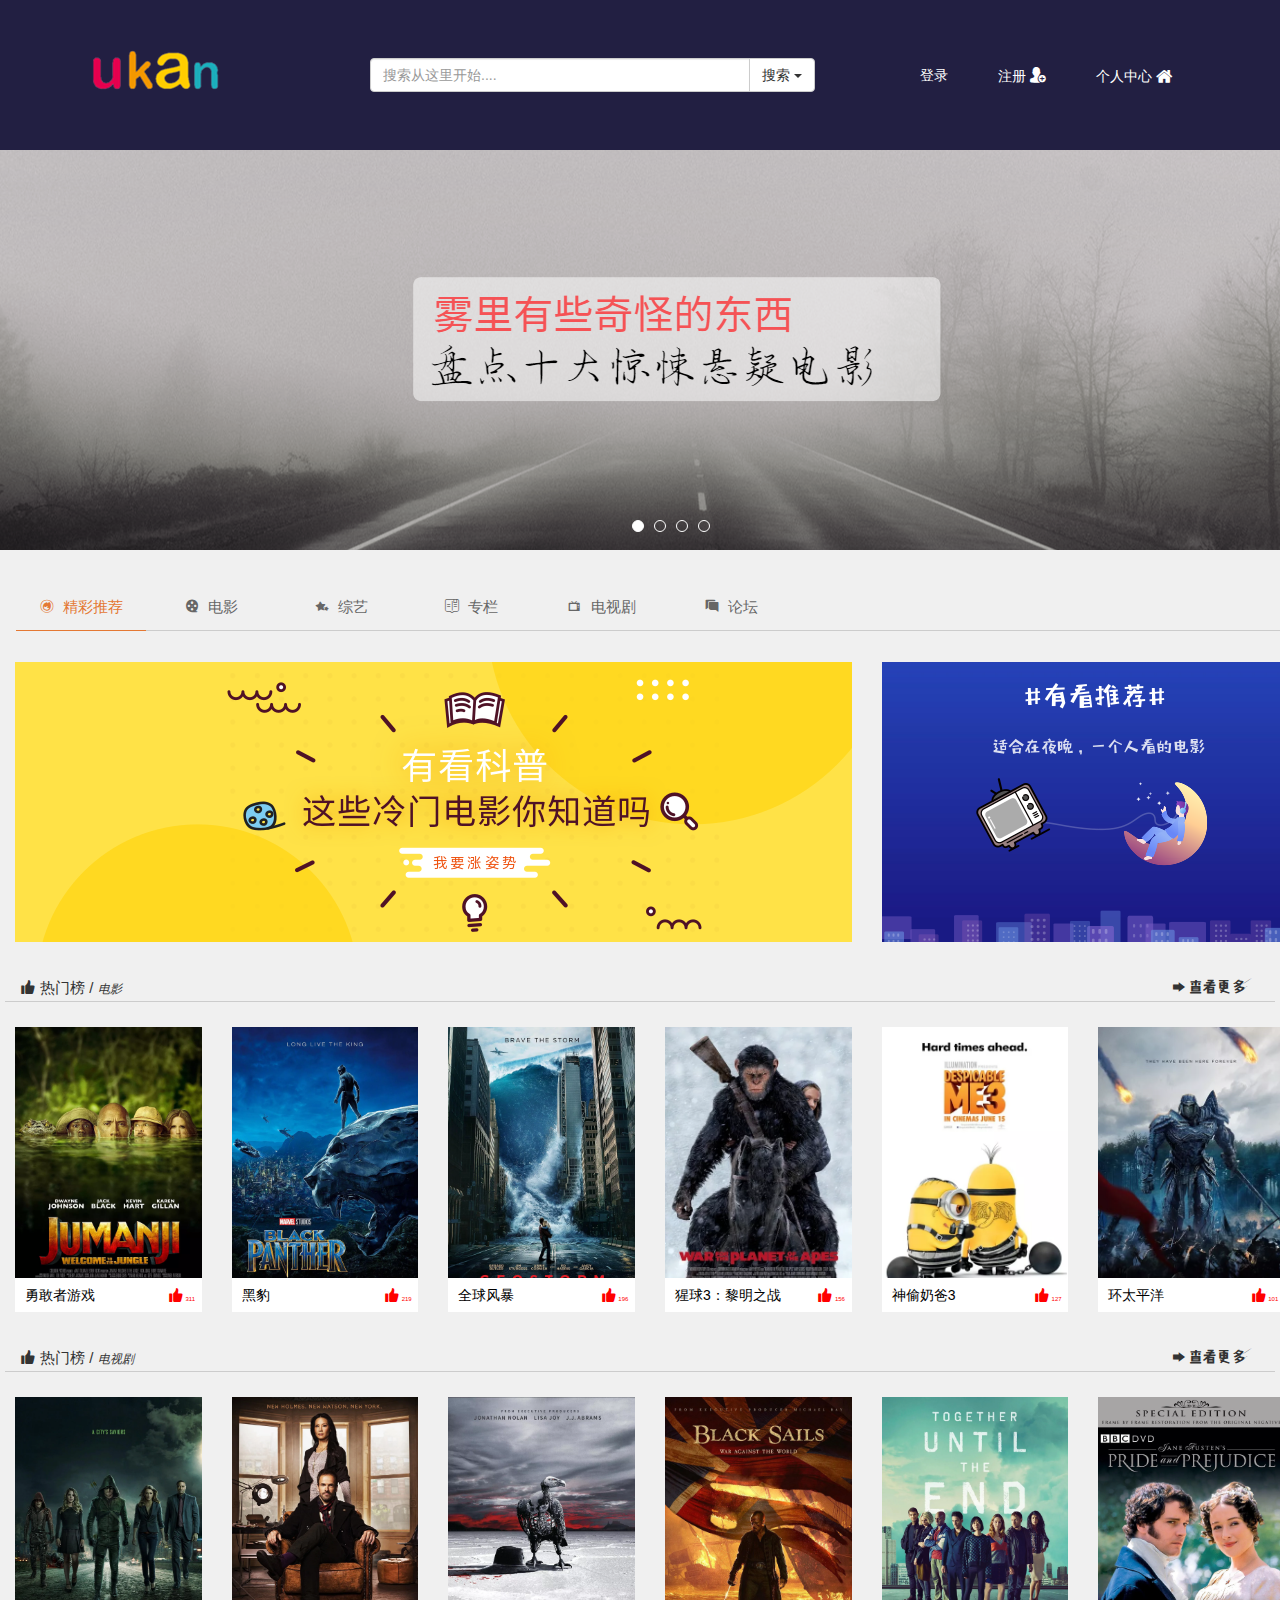
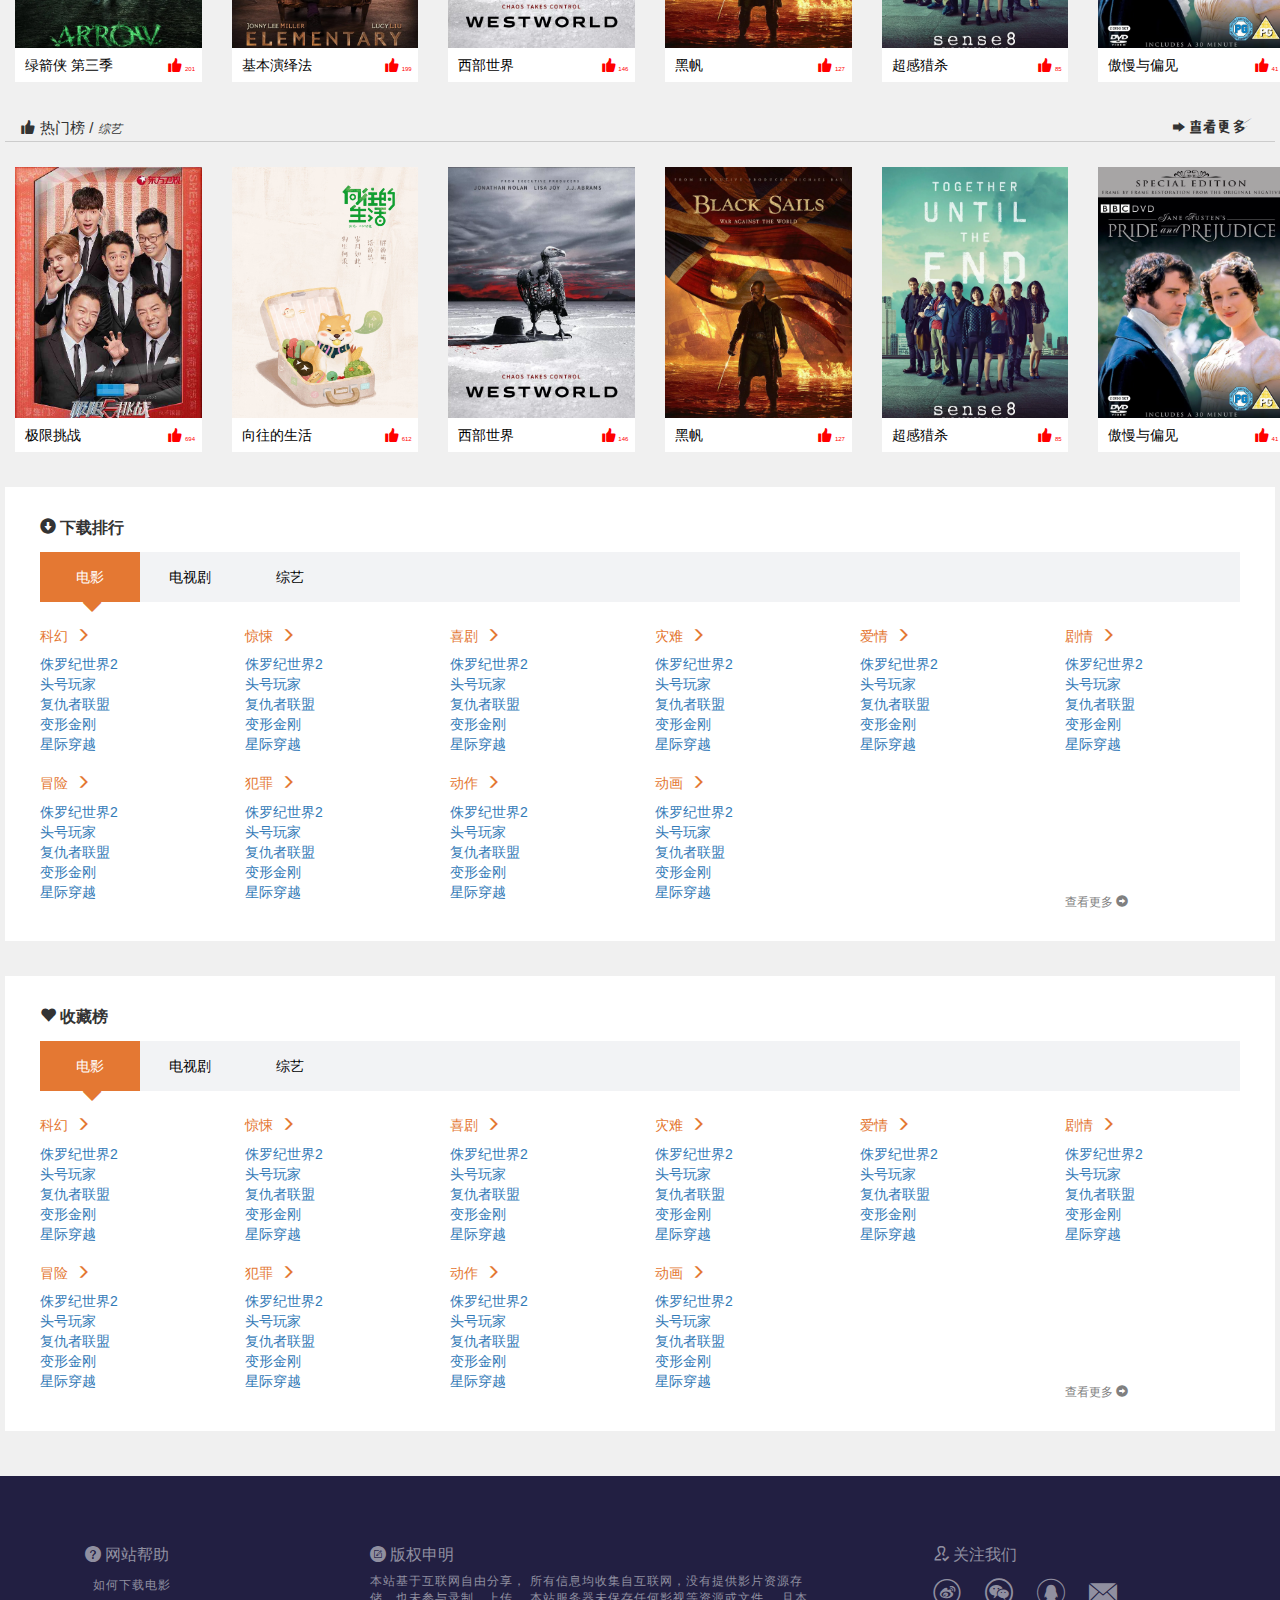
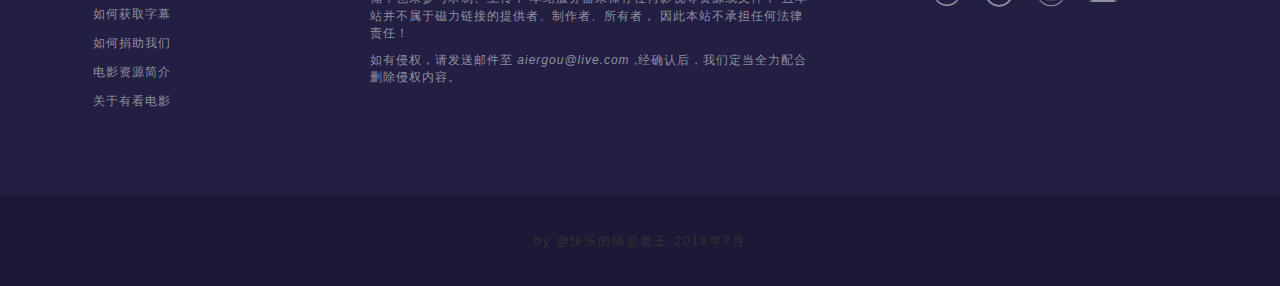
<file: index.html>
<!DOCTYPE html>
<html>
<head lang="en">
    <meta charset="UTF-8">
    <title>有看·有温度的电影社区</title>
    <!-- 新 Bootstrap 核心 CSS 文件 -->
    <link rel="stylesheet" href="bootstrap-3.3.7-dist/css/bootstrap.min.css">
    <!-- jQuery文件。务必在bootstrap.min.js 之前引入 -->
    <script src="bootstrap-3.3.7-dist/js/jquery-1.11.1.min.js"></script>
    <!-- 最新的 Bootstrap 核心 JavaScript 文件 -->
    <script src="bootstrap-3.3.7-dist/js/bootstrap.min.js"></script>
    <link rel="icon" href="dog.ico"/>
</head>
<link rel="stylesheet" href="css/iconfont.css"/>
<link rel="stylesheet" href=bootstrap-3.3.7-dist/css/style.css>
<body>
<!--头部开始-->
<div class="container-fluid  header">
    <div class="container">
        <div class="col-md-3 logo">
            <img src="images/logo.png" alt=""/>
        </div>
        <div class="col-md-5 search">
            <div class="input-group">
                <input type="text" class="form-control" placeholder="搜索从这里开始...." aria-label="...">

                <div class="input-group-btn">
                    <button type="button" class="btn btn-default dropdown-toggle" data-toggle="dropdown"
                            aria-haspopup="true" aria-expanded="false">搜索&nbsp<span class="caret"></span></button>
                    <ul class="dropdown-menu dropdown-menu-right">
                        <li><a href="#">电影</a></li>
                        <li><a href="#">电视</a></li>
                        <li><a href="#">专栏</a></li>
                    </ul>
                </div>
                <!-- /btn-group -->
            </div>
            <!-- /input-group -->
        </div>
        <div class="col-md-4 login">
            <ul>
                <a href="login.html">
                    <li>登录</li>
                </a>
                <a href="register.html">
                    <li>注册&nbsp<span class="iconfont icon-zhuce"></span></li>
                </a>
                <a href="myhomepage.html">
                    <li>个人中心&nbsp<span class="iconfont icon-gerenzhongxin"></span></li>
                </a>
            </ul>
        </div>
    </div>
</div>
<!--轮播图开始-->
<div class="banner">

    <div class="bannerbox">
        <ul>
            <li class="img-item"><img src="images/slider1.png" alt=""/></li>
            <li class="img-item"><img src="images/slider2.png" alt=""/></li>
            <li class="img-item"><img src="images/slider3.png" alt=""/></li>
            <li class="img-item"><img src="images/slider4.png" alt=""/></li>
        </ul>
    </div>

    <div class="control">
        <span class="glyphicon glyphicon-chevron-right right"></span>
        <span class="glyphicon glyphicon-chevron-left left"></span>
    </div>

    <div class="bannerbtn">
        <ul class="num">
            <!--<li class="btnon btn-item"></li>-->
            <!--<li class="btn-item"></li>-->
            <!--<li class="btn-item"></li>-->
        </ul>

    </div>

</div>
<!--左边专栏开始-->
<div class="container filmnav">
    <div class="row">
        <div class="col-md-12 navbar ">
            <ul>
                <a href="">
                    <li style="border-bottom: 1px solid #E47833;color: #E47833">
                        <apan class="iconfont icon-Wonderfulrecommenda"></apan>
                        &nbsp精彩推荐
                    </li>
                </a>
                <a href="">
                    <li>
                        <apan class="iconfont icon-dianying"></apan>
                        &nbsp电影
                    </li>
                </a>
                <a href="">
                    <li>
                        <apan class="iconfont icon-taiwangdahui-zongyibangdianjitai"></apan>
                        &nbsp综艺
                    </li>
                </a>
                <a href="">
                    <li>
                        <apan class="iconfont icon-zhuanlan"></apan>
                        &nbsp专栏
                    </li>
                </a>
                <a href="">
                    <li>
                        <apan class="iconfont icon-tv"></apan>
                        &nbsp电视剧
                    </li>
                </a>
                <a href="">
                    <li>
                        <apan class="iconfont icon-luntan"></apan>
                        &nbsp论坛
                    </li>
                </a>
            </ul>
        </div>

    </div>
</div>
<!--右边专栏开始-->
<div class="container filmcontent">
    <div class="row">
        <div class="col-md-8">
            <div class="filmbox1">
                <div class="filmpic">
                    <img src="images/filmbox1.png" alt=""/>

                    <div class="filmmask">
                        <p class="page-header">
                            电影-专栏&nbsp&nbsp<i>冷门电影大盘点</i>
                        </p>
                        <ul>
                            <li class="dianzan"><span class="iconfont icon-dianzan2"></span>&nbsp101</li>
                            <li><span class="iconfont icon-shoucang"></span>&nbsp99</li>
                            <li><span class="iconfont icon-pinglun"></span>&nbsp43</li>
                        </ul>
                    </div>
                </div>
            </div>
        </div>
        <div class="col-md-4">
            <div class="filmbox2">
                <div class="filmpic2">
                    <img src="images/filmbox2.png" alt=""/>

                    <div class="filmmask">
                        <p class="page-header">
                            电影-专栏&nbsp&nbsp<i>适合一个人看的电影盘点</i>
                        </p>
                        <ul>
                            <li class="dianzan"><span class="iconfont icon-dianzan2"></span>&nbsp101</li>
                            <li><span class="iconfont icon-shoucang"></span>&nbsp99</li>
                            <li><span class="iconfont icon-pinglun"></span>&nbsp43</li>
                        </ul>
                    </div>
                </div>
            </div>
        </div>

    </div>
</div>
<!--热门电影标题结束-->
<div class="filmtitle container">
    <p><span class="iconfont icon-dianzan2"></span>&nbsp热门榜&nbsp/ <i>电影</i></p>
    <h5><span class="iconfont icon-chakangengduo1"></span></h5>
</div>
<!--热门电影内容开始-->
<div class="container dianshiju">
    <div class="row">
        <div class="col-md-2">
            <div class="dianshijubox">
                <img src="images/poster.jpg" class="img-responsive" alt=""/>

                <div class="decript">
                    <p>勇敢者游戏</p>
                    <ul>
                        <li class="dianzan"><span class="iconfont icon-dianzan2"></span>&nbsp311</li>

                    </ul>
                </div>
            </div>
        </div>
        <div class="col-md-2">
            <div class="dianshijubox">
                <img src="images/poster1.jpg" class="img-responsive" alt=""/>

                <div class="decript">
                    <p>黑豹</p>
                    <ul>
                        <li class="dianzan"><span class="iconfont icon-dianzan2"></span>&nbsp219</li>

                    </ul>
                </div>
            </div>
        </div>
        <div class="col-md-2">
            <div class="dianshijubox">
                <img src="images/poster2.jpg" class="img-responsive" alt=""/>

                <div class="decript">
                    <p>全球风暴</p>
                    <ul>
                        <li class="dianzan"><span class="iconfont icon-dianzan2"></span>&nbsp196</li>

                    </ul>
                </div>
            </div>
        </div>
        <div class="col-md-2">
            <div class="dianshijubox">
                <img src="images/poster3.jpg" class="img-responsive" alt=""/>

                <div class="decript">
                    <p>猩球3：黎明之战</p>
                    <ul>
                        <li class="dianzan"><span class="iconfont icon-dianzan2"></span>&nbsp156</li>

                    </ul>
                </div>
            </div>
        </div>
        <div class="col-md-2">
            <div class="dianshijubox">
                <img src="images/poster4.jpg" class="img-responsive" alt=""/>

                <div class="decript">
                    <p>神偷奶爸3</p>
                    <ul>
                        <li class="dianzan"><span class="iconfont icon-dianzan2"></span>&nbsp127</li>

                    </ul>
                </div>
            </div>
        </div>
        <div class="col-md-2">
            <div class="dianshijubox">
                <img src="images/poster5.jpg" class="img-responsive" alt=""/>

                <div class="decript">
                    <p>环太平洋</p>
                    <ul>
                        <li class="dianzan"><span class="iconfont icon-dianzan2"></span>&nbsp101</li>

                    </ul>
                </div>
            </div>

        </div>

    </div>

</div>
<!--热门电视剧标题开始-->
<div class="filmtitle container">
    <p><span class="iconfont icon-dianzan2"></span>&nbsp热门榜&nbsp/ <i>电视剧</i></p>
    <h5><span class="iconfont icon-chakangengduo1"></span></h5>
</div>
<!--热门电视剧内容开始-->
<div class="container dianshiju">
    <div class="row">
        <div class="col-md-2">
            <div class="dianshijubox">
                <img src="images/poster11.jpg" class="img-responsive" alt=""/>

                <div class="decript">
                    <p>绿箭侠 第三季</p>
                    <ul>
                        <li class="dianzan"><span class="iconfont icon-dianzan2"></span>&nbsp201</li>

                    </ul>
                </div>
            </div>
        </div>
        <div class="col-md-2">
            <div class="dianshijubox">
                <img src="images/poster12.jpg" class="img-responsive" alt=""/>

                <div class="decript">
                    <p>基本演绎法</p>
                    <ul>
                        <li class="dianzan"><span class="iconfont icon-dianzan2"></span>&nbsp199</li>

                    </ul>
                </div>
            </div>
        </div>
        <div class="col-md-2">
            <div class="dianshijubox">
                <img src="images/poster13.jpg" class="img-responsive" alt=""/>

                <div class="decript">
                    <p>西部世界</p>
                    <ul>
                        <li class="dianzan"><span class="iconfont icon-dianzan2"></span>&nbsp146</li>

                    </ul>
                </div>
            </div>
        </div>
        <div class="col-md-2">
            <div class="dianshijubox">
                <img src="images/poster14.jpg" class="img-responsive" alt=""/>

                <div class="decript">
                    <p>黑帆</p>
                    <ul>
                        <li class="dianzan"><span class="iconfont icon-dianzan2"></span>&nbsp127</li>

                    </ul>
                </div>
            </div>
        </div>
        <div class="col-md-2">
            <div class="dianshijubox">
                <img src="images/poster15.jpg" class="img-responsive" alt=""/>

                <div class="decript">
                    <p>超感猎杀</p>
                    <ul>
                        <li class="dianzan"><span class="iconfont icon-dianzan2"></span>&nbsp85</li>

                    </ul>
                </div>
            </div>
        </div>
        <div class="col-md-2">
            <div class="dianshijubox">
                <img src="images/poster16.jpg" class="img-responsive" alt=""/>

                <div class="decript">
                    <p>傲慢与偏见</p>
                    <ul>
                        <li class="dianzan"><span class="iconfont icon-dianzan2"></span>&nbsp41</li>

                    </ul>
                </div>
            </div>

        </div>

    </div>

</div>
<!--热门电视剧结束-->
<!--热门综艺开始-->
<div class="filmtitle container">
    <p><span class="iconfont icon-dianzan2"></span>&nbsp热门榜&nbsp/ <i>综艺</i></p>
    <h5><span class="iconfont icon-chakangengduo1"></span></h5>
</div>
<!--热门电视剧内容开始-->
<div class="container dianshiju">
    <div class="row">
        <div class="col-md-2">
            <div class="dianshijubox">
                <img src="images/zongyi1.jpg" class="img-responsive" alt=""/>

                <div class="decript">
                    <p>极限挑战</p>
                    <ul>
                        <li class="dianzan"><span class="iconfont icon-dianzan2"></span>&nbsp694</li>

                    </ul>
                </div>
            </div>
        </div>
        <div class="col-md-2">
            <div class="dianshijubox">
                <img src="images/zongyi2jpg.jpg" class="img-responsive" alt=""/>

                <div class="decript">
                    <p>向往的生活</p>
                    <ul>
                        <li class="dianzan"><span class="iconfont icon-dianzan2"></span>&nbsp612</li>

                    </ul>
                </div>
            </div>
        </div>
        <div class="col-md-2">
            <div class="dianshijubox">
                <img src="images/poster13.jpg" class="img-responsive" alt=""/>

                <div class="decript">
                    <p>西部世界</p>
                    <ul>
                        <li class="dianzan"><span class="iconfont icon-dianzan2"></span>&nbsp146</li>

                    </ul>
                </div>
            </div>
        </div>
        <div class="col-md-2">
            <div class="dianshijubox">
                <img src="images/poster14.jpg" class="img-responsive" alt=""/>

                <div class="decript">
                    <p>黑帆</p>
                    <ul>
                        <li class="dianzan"><span class="iconfont icon-dianzan2"></span>&nbsp127</li>

                    </ul>
                </div>
            </div>
        </div>
        <div class="col-md-2">
            <div class="dianshijubox">
                <img src="images/poster15.jpg" class="img-responsive" alt=""/>

                <div class="decript">
                    <p>超感猎杀</p>
                    <ul>
                        <li class="dianzan"><span class="iconfont icon-dianzan2"></span>&nbsp85</li>

                    </ul>
                </div>
            </div>
        </div>
        <div class="col-md-2">
            <div class="dianshijubox">
                <img src="images/poster16.jpg" class="img-responsive" alt=""/>

                <div class="decript">
                    <p>傲慢与偏见</p>
                    <ul>
                        <li class="dianzan"><span class="iconfont icon-dianzan2"></span>&nbsp41</li>

                    </ul>
                </div>
            </div>

        </div>

    </div>

</div>
<!--下载排行榜-->
<div class="container tableTab">
    <div class="Tab">
        <div class="tabdecript">
            <p> <span class="glyphicon glyphicon-circle-arrow-down"></span>&nbsp下载排行</p>
        </div>
        <div class="tabul">
            <ul>
                <li class="tablion" style="color: white">电影 <span class="glyphicon glyphicon-triangle-bottom"></span></li>
                <li>电视剧<span class="glyphicon glyphicon-triangle-bottom"></span></li>
                <li>综艺<span class="glyphicon glyphicon-triangle-bottom"></span></li>

            </ul>
        </div>
        <div class="tabcontent">
            <div class="tabfilm tabbox">

                <div class="row">
                    <div class="col-lg-2">
                        <h4>科幻&nbsp <span class="glyphicon glyphicon-menu-right"></span></h4>
                        <ul>
                            <a href=""><li>侏罗纪世界2</li></a>
                            <a href=""><li>头号玩家</li></a>
                            <a href=""><li>复仇者联盟</li></a>
                            <a href=""><li>变形金刚</li></a>
                            <a href=""><li>星际穿越</li></a>
                        </ul>
                    </div>
                    <div class="col-lg-2">
                        <h4>惊悚&nbsp <span class="glyphicon glyphicon-menu-right"></span></h4>
                        <ul>
                            <a href=""><li>侏罗纪世界2</li></a>
                            <a href=""><li>头号玩家</li></a>
                            <a href=""><li>复仇者联盟</li></a>
                            <a href=""><li>变形金刚</li></a>
                            <a href=""><li>星际穿越</li></a>
                        </ul>
                    </div>
                    <div class="col-lg-2">
                        <h4>喜剧&nbsp <span class="glyphicon glyphicon-menu-right"></span></h4>
                        <ul>
                            <a href=""><li>侏罗纪世界2</li></a>
                            <a href=""><li>头号玩家</li></a>
                            <a href=""><li>复仇者联盟</li></a>
                            <a href=""><li>变形金刚</li></a>
                            <a href=""><li>星际穿越</li></a>
                        </ul>
                    </div>
                    <div class="col-lg-2">
                        <h4>灾难&nbsp <span class="glyphicon glyphicon-menu-right"></span></h4>
                        <ul>
                            <a href=""><li>侏罗纪世界2</li></a>
                            <a href=""><li>头号玩家</li></a>
                            <a href=""><li>复仇者联盟</li></a>
                            <a href=""><li>变形金刚</li></a>
                            <a href=""><li>星际穿越</li></a>
                        </ul>
                    </div>
                    <div class="col-lg-2">
                        <h4>爱情&nbsp <span class="glyphicon glyphicon-menu-right"></span></h4>
                        <ul>
                            <a href=""><li>侏罗纪世界2</li></a>
                            <a href=""><li>头号玩家</li></a>
                            <a href=""><li>复仇者联盟</li></a>
                            <a href=""><li>变形金刚</li></a>
                            <a href=""><li>星际穿越</li></a>
                        </ul>
                    </div>
                    <div class="col-lg-2">
                        <h4>剧情&nbsp <span class="glyphicon glyphicon-menu-right"></span></h4>
                        <ul>
                            <a href=""><li>侏罗纪世界2</li></a>
                            <a href=""><li>头号玩家</li></a>
                            <a href=""><li>复仇者联盟</li></a>
                            <a href=""><li>变形金刚</li></a>
                            <a href=""><li>星际穿越</li></a>
                        </ul>
                    </div>
                </div>

                <div class="row">
                    <div class="col-lg-2">
                        <h4>冒险&nbsp <span class="glyphicon glyphicon-menu-right"></span></h4>
                        <ul>
                            <a href=""><li>侏罗纪世界2</li></a>
                            <a href=""><li>头号玩家</li></a>
                            <a href=""><li>复仇者联盟</li></a>
                            <a href=""><li>变形金刚</li></a>
                            <a href=""><li>星际穿越</li></a>
                        </ul>
                    </div>
                    <div class="col-lg-2">
                        <h4>犯罪&nbsp <span class="glyphicon glyphicon-menu-right"></span></h4>
                        <ul>
                            <a href=""><li>侏罗纪世界2</li></a>
                            <a href=""><li>头号玩家</li></a>
                            <a href=""><li>复仇者联盟</li></a>
                            <a href=""><li>变形金刚</li></a>
                            <a href=""><li>星际穿越</li></a>
                        </ul>
                    </div>
                    <div class="col-lg-2">
                        <h4>动作&nbsp <span class="glyphicon glyphicon-menu-right"></span></h4>
                        <ul>
                            <a href=""><li>侏罗纪世界2</li></a>
                            <a href=""><li>头号玩家</li></a>
                            <a href=""><li>复仇者联盟</li></a>
                            <a href=""><li>变形金刚</li></a>
                            <a href=""><li>星际穿越</li></a>
                        </ul>
                    </div>
                    <div class="col-lg-2">
                        <h4>动画&nbsp <span class="glyphicon glyphicon-menu-right"></span></h4>
                        <ul>
                            <a href=""><li>侏罗纪世界2</li></a>
                            <a href=""><li>头号玩家</li></a>
                            <a href=""><li>复仇者联盟</li></a>
                            <a href=""><li>变形金刚</li></a>
                            <a href=""><li>星际穿越</li></a>
                        </ul>
                    </div>
                    <div class="col-lg-2">

                    </div>
                    <div class="col-lg-2">
                        <p>查看更多 <span class="glyphicon glyphicon-circle-arrow-right"></span></p>
                    </div>
                </div>
            </div>
            <div class="tabdianshiju tabbox">
                <div class="row">
                    <div class="col-lg-2">
                        <h4>家庭&nbsp <span class="glyphicon glyphicon-menu-right"></span></h4>
                        <ul>
                            <a href=""><li>侏罗纪世界2</li></a>
                            <a href=""><li>头号玩家</li></a>
                            <a href=""><li>复仇者联盟</li></a>
                            <a href=""><li>变形金刚</li></a>
                            <a href=""><li>星际穿越</li></a>
                        </ul>
                    </div>
                    <div class="col-lg-2">
                        <h4>古装&nbsp <span class="glyphicon glyphicon-menu-right"></span></h4>
                        <ul>
                            <a href=""><li>侏罗纪世界2</li></a>
                            <a href=""><li>头号玩家</li></a>
                            <a href=""><li>复仇者联盟</li></a>
                            <a href=""><li>变形金刚</li></a>
                            <a href=""><li>星际穿越</li></a>
                        </ul>
                    </div>
                    <div class="col-lg-2">
                        <h4>犯罪&nbsp <span class="glyphicon glyphicon-menu-right"></span></h4>
                        <ul>
                            <a href=""><li>侏罗纪世界2</li></a>
                            <a href=""><li>头号玩家</li></a>
                            <a href=""><li>复仇者联盟</li></a>
                            <a href=""><li>变形金刚</li></a>
                            <a href=""><li>星际穿越</li></a>
                        </ul>
                    </div>
                    <div class="col-lg-2">
                        <h4>战争&nbsp <span class="glyphicon glyphicon-menu-right"></span></h4>
                        <ul>
                            <a href=""><li>侏罗纪世界2</li></a>
                            <a href=""><li>头号玩家</li></a>
                            <a href=""><li>复仇者联盟</li></a>
                            <a href=""><li>变形金刚</li></a>
                            <a href=""><li>星际穿越</li></a>
                        </ul>
                    </div>
                    <div class="col-lg-2">
                        <h4>网剧&nbsp <span class="glyphicon glyphicon-menu-right"></span></h4>
                        <ul>
                            <a href=""><li>侏罗纪世界2</li></a>
                            <a href=""><li>头号玩家</li></a>
                            <a href=""><li>复仇者联盟</li></a>
                            <a href=""><li>变形金刚</li></a>
                            <a href=""><li>星际穿越</li></a>
                        </ul>
                    </div>
                    <div class="col-lg-2">
                        <h4>欧美&nbsp <span class="glyphicon glyphicon-menu-right"></span></h4>
                        <ul>
                            <a href=""><li>侏罗纪世界2</li></a>
                            <a href=""><li>头号玩家</li></a>
                            <a href=""><li>复仇者联盟</li></a>
                            <a href=""><li>变形金刚</li></a>
                            <a href=""><li>星际穿越</li></a>
                        </ul>
                    </div>
                </div>

                <div class="row">
                    <div class="col-lg-2">
                        <h4>日韩&nbsp <span class="glyphicon glyphicon-menu-right"></span></h4>
                        <ul>
                            <a href=""><li>侏罗纪世界2</li></a>
                            <a href=""><li>头号玩家</li></a>
                            <a href=""><li>复仇者联盟</li></a>
                            <a href=""><li>变形金刚</li></a>
                            <a href=""><li>星际穿越</li></a>
                        </ul>
                    </div>
                    <div class="col-lg-2">

                    </div>
                    <div class="col-lg-2">

                    </div>
                    <div class="col-lg-2">

                    </div>
                    <div class="col-lg-2">

                    </div>
                    <div class="col-lg-2">
                        <p>查看更多 <span class="glyphicon glyphicon-circle-arrow-right"></span></p>
                    </div>
                </div>
            </div>
            <div class="tabzongyi tabbox">
                <div class="row">
                    <div class="col-lg-2">
                        <h4>卫视综艺&nbsp <span class="glyphicon glyphicon-menu-right"></span></h4>
                        <ul>
                            <a href=""><li>侏罗纪世界2</li></a>
                            <a href=""><li>头号玩家</li></a>
                            <a href=""><li>复仇者联盟</li></a>
                            <a href=""><li>变形金刚</li></a>
                            <a href=""><li>星际穿越</li></a>
                        </ul>
                    </div>
                    <div class="col-lg-2">
                        <h4>央视综艺&nbsp <span class="glyphicon glyphicon-menu-right"></span></h4>
                        <ul>
                            <a href=""><li>侏罗纪世界2</li></a>
                            <a href=""><li>头号玩家</li></a>
                            <a href=""><li>复仇者联盟</li></a>
                            <a href=""><li>变形金刚</li></a>
                            <a href=""><li>星际穿越</li></a>
                        </ul>
                    </div>
                    <div class="col-lg-2">
                        <h4>网络综艺&nbsp <span class="glyphicon glyphicon-menu-right"></span></h4>
                        <ul>
                            <a href=""><li>侏罗纪世界2</li></a>
                            <a href=""><li>头号玩家</li></a>
                            <a href=""><li>复仇者联盟</li></a>
                            <a href=""><li>变形金刚</li></a>
                            <a href=""><li>星际穿越</li></a>
                        </ul>
                    </div>
                    <div class="col-lg-2">
                        <h4>日韩&nbsp <span class="glyphicon glyphicon-menu-right"></span></h4>
                        <ul>
                            <a href=""><li>侏罗纪世界2</li></a>
                            <a href=""><li>头号玩家</li></a>
                            <a href=""><li>复仇者联盟</li></a>
                            <a href=""><li>变形金刚</li></a>
                            <a href=""><li>星际穿越</li></a>
                        </ul>
                    </div>
                    <div class="col-lg-2">
                        <h4>欧美&nbsp <span class="glyphicon glyphicon-menu-right"></span></h4>
                        <ul>
                            <a href=""><li>侏罗纪世界2</li></a>
                            <a href=""><li>头号玩家</li></a>
                            <a href=""><li>复仇者联盟</li></a>
                            <a href=""><li>变形金刚</li></a>
                            <a href=""><li>星际穿越</li></a>
                    </div>
                    <div class="col-lg-2">
                        <h4>说唱&nbsp <span class="glyphicon glyphicon-menu-right"></span></h4>
                        <ul>
                            <a href=""><li>侏罗纪世界2</li></a>
                            <a href=""><li>头号玩家</li></a>
                            <a href=""><li>复仇者联盟</li></a>
                            <a href=""><li>变形金刚</li></a>
                            <a href=""><li>星际穿越</li></a>
                    </div>
                </div>

                <div class="row">
                    <div class="col-lg-2">
                        <h4>选秀&nbsp <span class="glyphicon glyphicon-menu-right"></span></h4>
                        <ul>
                            <a href=""><li>侏罗纪世界2</li></a>
                            <a href=""><li>头号玩家</li></a>
                            <a href=""><li>复仇者联盟</li></a>
                            <a href=""><li>变形金刚</li></a>
                            <a href=""><li>星际穿越</li></a>
                        </ul>
                    </div>
                    <div class="col-lg-2">

                    </div>
                    <div class="col-lg-2">

                    </div>
                    <div class="col-lg-2">


                    </div>
                    <div class="col-lg-2">

                    </div>
                    <div class="col-lg-2">
                        <p>查看更多 <span class="glyphicon glyphicon-circle-arrow-right"></span></p>
                    </div>
                </div>
            </div>
        </div>
    </div>
</div>
<!--收藏排行榜-->
<div class="container tableTab1">
    <div class="Tab1">
        <div class="tabdecript1">
            <p> <span class="glyphicon glyphicon-heart"></span>&nbsp收藏榜</p>
        </div>
        <div class="tabul1">
            <ul>
                <li class="tablion1" style="color: white">电影 <span class="glyphicon glyphicon-triangle-bottom"></span></li>
                <li>电视剧<span class="glyphicon glyphicon-triangle-bottom"></span></li>
                <li>综艺<span class="glyphicon glyphicon-triangle-bottom"></span></li>

            </ul>
        </div>
        <div class="tabcontent1">
            <div class="tabfilm1 tabbox1">

                <div class="row">
                    <div class="col-lg-2">
                        <h4>科幻&nbsp <span class="glyphicon glyphicon-menu-right"></span></h4>
                        <ul>
                            <a href=""><li>侏罗纪世界2</li></a>
                            <a href=""><li>头号玩家</li></a>
                            <a href=""><li>复仇者联盟</li></a>
                            <a href=""><li>变形金刚</li></a>
                            <a href=""><li>星际穿越</li></a>
                        </ul>
                    </div>
                    <div class="col-lg-2">
                        <h4>惊悚&nbsp <span class="glyphicon glyphicon-menu-right"></span></h4>
                        <ul>
                            <a href=""><li>侏罗纪世界2</li></a>
                            <a href=""><li>头号玩家</li></a>
                            <a href=""><li>复仇者联盟</li></a>
                            <a href=""><li>变形金刚</li></a>
                            <a href=""><li>星际穿越</li></a>
                        </ul>
                    </div>
                    <div class="col-lg-2">
                        <h4>喜剧&nbsp <span class="glyphicon glyphicon-menu-right"></span></h4>
                        <ul>
                            <a href=""><li>侏罗纪世界2</li></a>
                            <a href=""><li>头号玩家</li></a>
                            <a href=""><li>复仇者联盟</li></a>
                            <a href=""><li>变形金刚</li></a>
                            <a href=""><li>星际穿越</li></a>
                        </ul>
                    </div>
                    <div class="col-lg-2">
                        <h4>灾难&nbsp <span class="glyphicon glyphicon-menu-right"></span></h4>
                        <ul>
                            <a href=""><li>侏罗纪世界2</li></a>
                            <a href=""><li>头号玩家</li></a>
                            <a href=""><li>复仇者联盟</li></a>
                            <a href=""><li>变形金刚</li></a>
                            <a href=""><li>星际穿越</li></a>
                        </ul>
                    </div>
                    <div class="col-lg-2">
                        <h4>爱情&nbsp <span class="glyphicon glyphicon-menu-right"></span></h4>
                        <ul>
                            <a href=""><li>侏罗纪世界2</li></a>
                            <a href=""><li>头号玩家</li></a>
                            <a href=""><li>复仇者联盟</li></a>
                            <a href=""><li>变形金刚</li></a>
                            <a href=""><li>星际穿越</li></a>
                        </ul>
                    </div>
                    <div class="col-lg-2">
                        <h4>剧情&nbsp <span class="glyphicon glyphicon-menu-right"></span></h4>
                        <ul>
                            <a href=""><li>侏罗纪世界2</li></a>
                            <a href=""><li>头号玩家</li></a>
                            <a href=""><li>复仇者联盟</li></a>
                            <a href=""><li>变形金刚</li></a>
                            <a href=""><li>星际穿越</li></a>
                        </ul>
                    </div>
                </div>

                <div class="row">
                    <div class="col-lg-2">
                        <h4>冒险&nbsp <span class="glyphicon glyphicon-menu-right"></span></h4>
                        <ul>
                            <a href=""><li>侏罗纪世界2</li></a>
                            <a href=""><li>头号玩家</li></a>
                            <a href=""><li>复仇者联盟</li></a>
                            <a href=""><li>变形金刚</li></a>
                            <a href=""><li>星际穿越</li></a>
                        </ul>
                    </div>
                    <div class="col-lg-2">
                        <h4>犯罪&nbsp <span class="glyphicon glyphicon-menu-right"></span></h4>
                        <ul>
                            <a href=""><li>侏罗纪世界2</li></a>
                            <a href=""><li>头号玩家</li></a>
                            <a href=""><li>复仇者联盟</li></a>
                            <a href=""><li>变形金刚</li></a>
                            <a href=""><li>星际穿越</li></a>
                        </ul>
                    </div>
                    <div class="col-lg-2">
                        <h4>动作&nbsp <span class="glyphicon glyphicon-menu-right"></span></h4>
                        <ul>
                            <a href=""><li>侏罗纪世界2</li></a>
                            <a href=""><li>头号玩家</li></a>
                            <a href=""><li>复仇者联盟</li></a>
                            <a href=""><li>变形金刚</li></a>
                            <a href=""><li>星际穿越</li></a>
                        </ul>
                    </div>
                    <div class="col-lg-2">
                        <h4>动画&nbsp <span class="glyphicon glyphicon-menu-right"></span></h4>
                        <ul>
                            <a href=""><li>侏罗纪世界2</li></a>
                            <a href=""><li>头号玩家</li></a>
                            <a href=""><li>复仇者联盟</li></a>
                            <a href=""><li>变形金刚</li></a>
                            <a href=""><li>星际穿越</li></a>
                        </ul>
                    </div>
                    <div class="col-lg-2">

                    </div>
                    <div class="col-lg-2">
                        <p>查看更多 <span class="glyphicon glyphicon-circle-arrow-right"></span></p>
                    </div>
                </div>
            </div>
            <div class="tabdianshiju1 tabbox1">
                <div class="row">
                    <div class="col-lg-2">
                        <h4>家庭&nbsp <span class="glyphicon glyphicon-menu-right"></span></h4>
                        <ul>
                            <a href=""><li>侏罗纪世界2</li></a>
                            <a href=""><li>头号玩家</li></a>
                            <a href=""><li>复仇者联盟</li></a>
                            <a href=""><li>变形金刚</li></a>
                            <a href=""><li>星际穿越</li></a>
                        </ul>
                    </div>
                    <div class="col-lg-2">
                        <h4>古装&nbsp <span class="glyphicon glyphicon-menu-right"></span></h4>
                        <ul>
                            <a href=""><li>侏罗纪世界2</li></a>
                            <a href=""><li>头号玩家</li></a>
                            <a href=""><li>复仇者联盟</li></a>
                            <a href=""><li>变形金刚</li></a>
                            <a href=""><li>星际穿越</li></a>
                        </ul>
                    </div>
                    <div class="col-lg-2">
                        <h4>犯罪&nbsp <span class="glyphicon glyphicon-menu-right"></span></h4>
                        <ul>
                            <a href=""><li>侏罗纪世界2</li></a>
                            <a href=""><li>头号玩家</li></a>
                            <a href=""><li>复仇者联盟</li></a>
                            <a href=""><li>变形金刚</li></a>
                            <a href=""><li>星际穿越</li></a>
                        </ul>
                    </div>
                    <div class="col-lg-2">
                        <h4>战争&nbsp <span class="glyphicon glyphicon-menu-right"></span></h4>
                        <ul>
                            <a href=""><li>侏罗纪世界2</li></a>
                            <a href=""><li>头号玩家</li></a>
                            <a href=""><li>复仇者联盟</li></a>
                            <a href=""><li>变形金刚</li></a>
                            <a href=""><li>星际穿越</li></a>
                        </ul>
                    </div>
                    <div class="col-lg-2">
                        <h4>网剧&nbsp <span class="glyphicon glyphicon-menu-right"></span></h4>
                        <ul>
                            <a href=""><li>侏罗纪世界2</li></a>
                            <a href=""><li>头号玩家</li></a>
                            <a href=""><li>复仇者联盟</li></a>
                            <a href=""><li>变形金刚</li></a>
                            <a href=""><li>星际穿越</li></a>
                        </ul>
                    </div>
                    <div class="col-lg-2">
                        <h4>欧美&nbsp <span class="glyphicon glyphicon-menu-right"></span></h4>
                        <ul>
                            <a href=""><li>侏罗纪世界2</li></a>
                            <a href=""><li>头号玩家</li></a>
                            <a href=""><li>复仇者联盟</li></a>
                            <a href=""><li>变形金刚</li></a>
                            <a href=""><li>星际穿越</li></a>
                        </ul>
                    </div>
                </div>

                <div class="row">
                    <div class="col-lg-2">
                        <h4>日韩&nbsp <span class="glyphicon glyphicon-menu-right"></span></h4>
                        <ul>
                            <a href=""><li>侏罗纪世界2</li></a>
                            <a href=""><li>头号玩家</li></a>
                            <a href=""><li>复仇者联盟</li></a>
                            <a href=""><li>变形金刚</li></a>
                            <a href=""><li>星际穿越</li></a>
                        </ul>
                    </div>
                    <div class="col-lg-2">

                    </div>
                    <div class="col-lg-2">

                    </div>
                    <div class="col-lg-2">

                    </div>
                    <div class="col-lg-2">

                    </div>
                    <div class="col-lg-2">
                        <p>查看更多 <span class="glyphicon glyphicon-circle-arrow-right"></span></p>
                    </div>
                </div>
            </div>
            <div class="tabzongyi1 tabbox1">
                <div class="row">
                    <div class="col-lg-2">
                        <h4>卫视综艺&nbsp <span class="glyphicon glyphicon-menu-right"></span></h4>
                        <ul>
                            <a href=""><li>侏罗纪世界2</li></a>
                            <a href=""><li>头号玩家</li></a>
                            <a href=""><li>复仇者联盟</li></a>
                            <a href=""><li>变形金刚</li></a>
                            <a href=""><li>星际穿越</li></a>
                        </ul>
                    </div>
                    <div class="col-lg-2">
                        <h4>央视综艺&nbsp <span class="glyphicon glyphicon-menu-right"></span></h4>
                        <ul>
                            <a href=""><li>侏罗纪世界2</li></a>
                            <a href=""><li>头号玩家</li></a>
                            <a href=""><li>复仇者联盟</li></a>
                            <a href=""><li>变形金刚</li></a>
                            <a href=""><li>星际穿越</li></a>
                        </ul>
                    </div>
                    <div class="col-lg-2">
                        <h4>网络综艺&nbsp <span class="glyphicon glyphicon-menu-right"></span></h4>
                        <ul>
                            <a href=""><li>侏罗纪世界2</li></a>
                            <a href=""><li>头号玩家</li></a>
                            <a href=""><li>复仇者联盟</li></a>
                            <a href=""><li>变形金刚</li></a>
                            <a href=""><li>星际穿越</li></a>
                        </ul>
                    </div>
                    <div class="col-lg-2">
                        <h4>日韩&nbsp <span class="glyphicon glyphicon-menu-right"></span></h4>
                        <ul>
                            <a href=""><li>侏罗纪世界2</li></a>
                            <a href=""><li>头号玩家</li></a>
                            <a href=""><li>复仇者联盟</li></a>
                            <a href=""><li>变形金刚</li></a>
                            <a href=""><li>星际穿越</li></a>
                        </ul>
                    </div>
                    <div class="col-lg-2">
                        <h4>欧美&nbsp <span class="glyphicon glyphicon-menu-right"></span></h4>
                        <ul>
                            <a href=""><li>侏罗纪世界2</li></a>
                            <a href=""><li>头号玩家</li></a>
                            <a href=""><li>复仇者联盟</li></a>
                            <a href=""><li>变形金刚</li></a>
                            <a href=""><li>星际穿越</li></a>
                    </div>
                    <div class="col-lg-2">
                        <h4>说唱&nbsp <span class="glyphicon glyphicon-menu-right"></span></h4>
                        <ul>
                            <a href=""><li>侏罗纪世界2</li></a>
                            <a href=""><li>头号玩家</li></a>
                            <a href=""><li>复仇者联盟</li></a>
                            <a href=""><li>变形金刚</li></a>
                            <a href=""><li>星际穿越</li></a>
                    </div>
                </div>

                <div class="row">
                    <div class="col-lg-2">
                        <h4>选秀&nbsp <span class="glyphicon glyphicon-menu-right"></span></h4>
                        <ul>
                            <a href=""><li>侏罗纪世界2</li></a>
                            <a href=""><li>头号玩家</li></a>
                            <a href=""><li>复仇者联盟</li></a>
                            <a href=""><li>变形金刚</li></a>
                            <a href=""><li>星际穿越</li></a>
                        </ul>
                    </div>
                    <div class="col-lg-2">

                    </div>
                    <div class="col-lg-2">

                    </div>
                    <div class="col-lg-2">


                    </div>
                    <div class="col-lg-2">

                    </div>
                    <div class="col-lg-2">
                        <p>查看更多 <span class="glyphicon glyphicon-circle-arrow-right"></span></p>
                    </div>
                </div>
            </div>
        </div>
    </div>
</div>
<!--底部开始-->
<div class="footer container-fluid">
    <div class="container">
        <row>
            <div class="col-md-3">
                <div class="footerbox">
                    <h3><span class="iconfont icon-bangzhu"></span>&nbsp网站帮助</h3>
                    <ul>
                        <a href="">
                            <li>如何下载电影</li>
                        </a>
                        <a href="">
                            <li>如何获取字幕</li>
                        </a>
                        <a href="">
                            <li>如何捐助我们</li>
                        </a>
                        <a href="">
                            <li>电影资源简介</li>
                        </a>
                        <a href="">
                            <li>关于有看电影</li>
                        </a>
                    </ul>
                </div>
            </div>
            <div class="col-md-5">
                <div class="footerbox"><h3><span class="iconfont icon-zerenshenming"></span>&nbsp版权申明</h3>

                    <p>本站基于互联网自由分享， 所有信息均收集自互联网，没有提供影片资源存储，也未参与录制、上传， 本站服务器未保存任何影视等资源或文件， 且本站并不属于磁力链接的提供者、制作者、所有者，
                        因此本站不承担任何法律责任！</p>

                    <p>如有侵权，请发送邮件至 <i>aiergou@live.com</i> ,经确认后，我们定当全力配合删除侵权内容。</p>
                </div>
            </div>
            <div class="col-md-4">
                <div class="footerbox guanzhubox">
                    <h3><span class="iconfont icon-guanzhu"></span>&nbsp关注我们</h3>

                    <div class="guanzhu">
                        <span class="iconfont icon-weibo2"></span>
                        <span class="iconfont icon-weixin"></span>
                        <span class="iconfont icon-QQ"></span>
                        <span class="iconfont icon-youxiang"></span>
                    </div>
                    <div class="erweima">
                        <img src="images/weixin.jpg" class="img-responsive" alt=""/>
                    </div>
                </div>
            </div>

        </row>
    </div>
</div>
<div class="footerbottom container-fluid">
    <p>by @快乐的隔壁老王·2018年7月</p>
</div>
<!--底部结束-->
</body>
<script src="bootstrap-3.3.7-dist/js/common.js"></script>
</html>
</file>
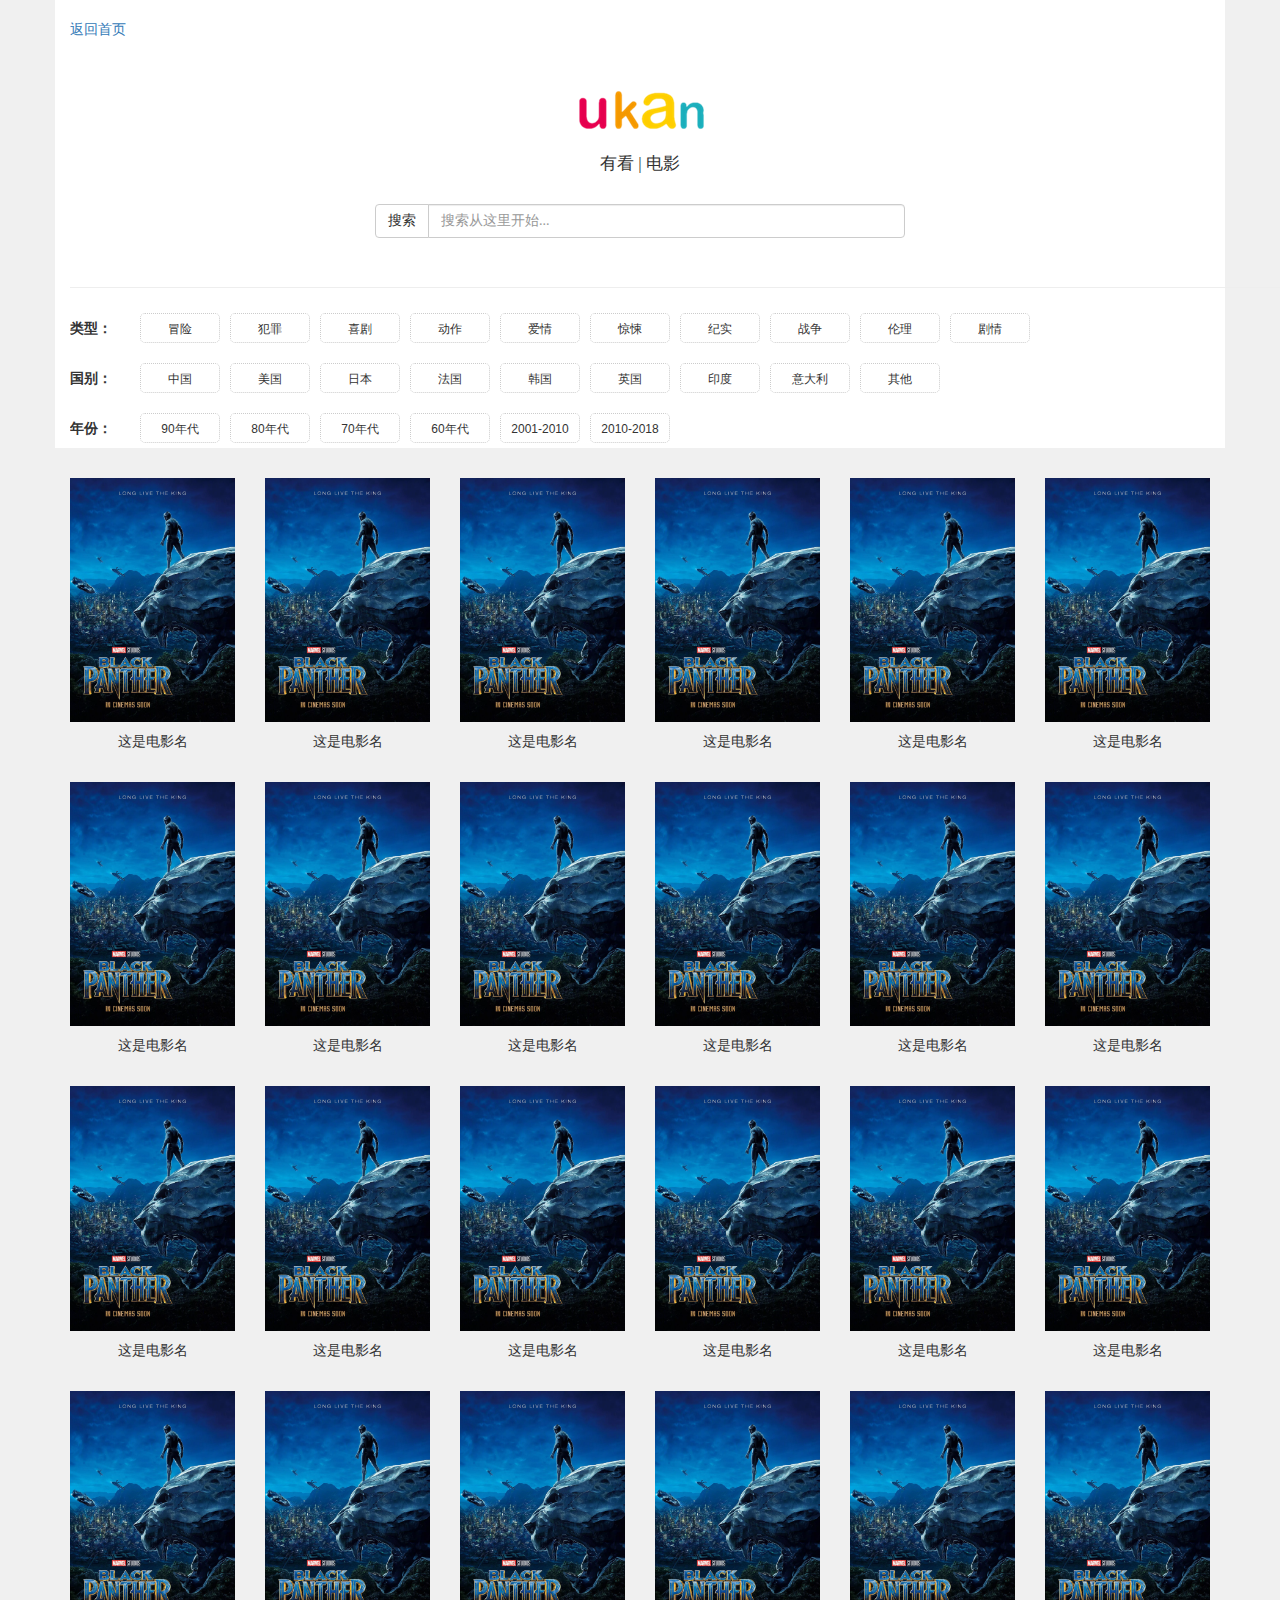
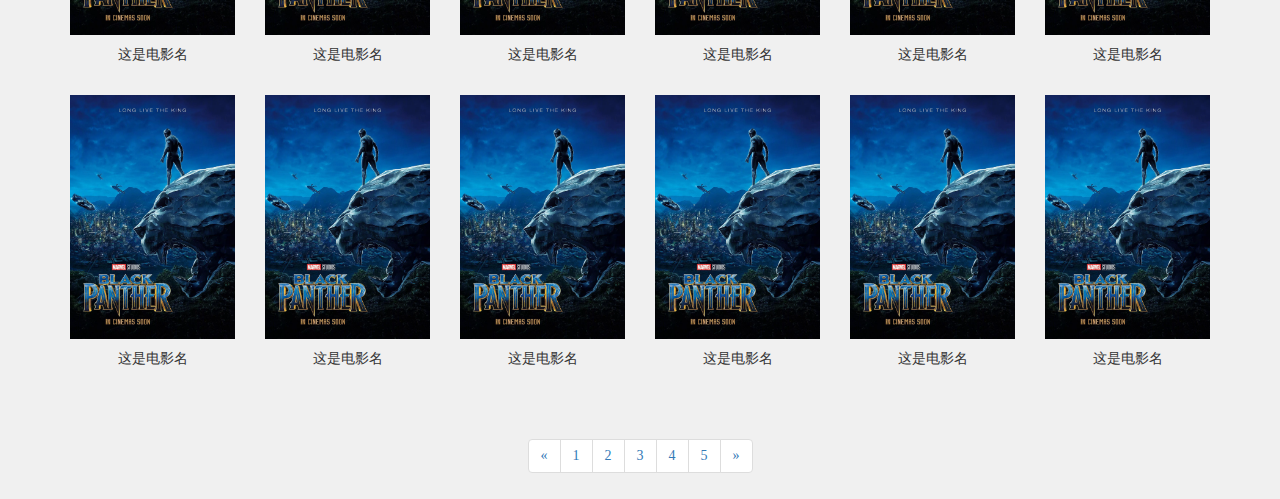
<file: filmpage.html>
<!DOCTYPE html>
<html>
<head lang="en">
    <meta charset="UTF-8">
    <title>有看·电影</title>
    <!-- 新 Bootstrap 核心 CSS 文件 -->
    <link rel="stylesheet" href="bootstrap-3.3.7-dist/css/bootstrap.min.css">
    <!-- jQuery文件。务必在bootstrap.min.js 之前引入 -->
    <script src="bootstrap-3.3.7-dist/js/jquery-1.11.1.min.js"></script>
    <!-- 最新的 Bootstrap 核心 JavaScript 文件 -->
    <script src="bootstrap-3.3.7-dist/js/bootstrap.min.js"></script>
    <link rel="icon" href="dog.ico"/>
    <link rel="stylesheet" href="css/iconfont.css"/>
    <link rel="stylesheet" href="bootstrap-3.3.7-dist/css/style.css"/>
    <style>
        /*初始化*/
        ul,li{
            list-style: none;
        }

        body,p,ul,li,h1,h2,h3,h4,input,dd,tr,i{
            margin: 0;
            padding: 0;
        }

body{

    font-family:"Microsoft Yahei",Georgia,Serif;
}


    </style>
</head>
<body>
<div class="container filmpage">
    <br/>
    <a href="index.html"><h7>返回首页</h7></a>
    <div class="sousuo  text-center">
        <img src="images/logo.png" alt=""/>
        <h3>有看&nbsp|&nbsp电影</h3>
        <div class="sousuobox">
            <div class="row">

                    <div class="input-group">
      <span class="input-group-btn">
        <button class="btn btn-default" type="button">搜索</button>
      </span>
                        <input type="text" class="form-control" placeholder="搜索从这里开始..." class="text-center">
                    </div><!-- /input-group -->
            </div><!-- /.row -->
        </div>
    </div>
    <div class="filmcontent">
    <h2 class="page-header">

    </h2>
    <div class="leixing">
        <p>类型：</p>
        <ul class="typeul">
            <li>冒险</li>
            <li>犯罪</li>
            <li>喜剧</li>
            <li>动作</li>
            <li>爱情</li>
            <li>惊悚</li>
            <li>纪实</li>
            <li>战争</li>
            <li>伦理</li>
            <li>剧情</li>
        </ul>
    </div>



    <div class="guobie">
        <p>国别：</p>
        <ul class="countryul">
            <li>中国</li>
            <li>美国</li>
            <li>日本</li>
            <li>法国</li>
            <li>韩国</li>
            <li>英国</li>
            <li>印度</li>
            <li>意大利</li>
            <li>其他</li>
        </ul>
    </div>
    <div class="nianfen">
        <p>年份：</p>
        <ul class="yearul">
            <li>90年代</li>
            <li>80年代</li>
            <li>70年代</li>
            <li>60年代</li>
            <li>2001-2010</li>
            <li>2010-2018</li>
        </ul>
    </div>
    </div>
</div>
<div class="dianyingbox container">
    <div class="row">
        <div class="col-md-2 boxbox">
            <img src="images/poster1.jpg" class="img-responsive" alt=""/>
            <p class="text-center">这是电影名</p>
        </div>
        <div class="col-md-2">
            <img src="images/poster1.jpg" class="img-responsive" alt=""/>
            <p class="text-center">这是电影名</p>
        </div>
        <div class="col-md-2">
            <img src="images/poster1.jpg" class="img-responsive" alt=""/>
            <p class="text-center">这是电影名</p>
        </div>
        <div class="col-md-2">
            <img src="images/poster1.jpg" class="img-responsive" alt=""/>
            <p class="text-center">这是电影名</p>

        </div>
        <div class="col-md-2">
            <img src="images/poster1.jpg" class="img-responsive" alt=""/>
            <p class="text-center">这是电影名</p>
        </div>
        <div class="col-md-2">
            <img src="images/poster1.jpg" class="img-responsive" alt=""/>
            <p class="text-center">这是电影名</p>
        </div>


    </div>
</div>
<div class="dianyingbox container">
    <div class="row">
        <div class="col-md-2">
            <img src="images/poster1.jpg" class="img-responsive" alt=""/>
            <p class="text-center">这是电影名</p>
        </div>
        <div class="col-md-2">
            <img src="images/poster1.jpg" class="img-responsive" alt=""/>
            <p class="text-center">这是电影名</p>
        </div>
        <div class="col-md-2">
            <img src="images/poster1.jpg" class="img-responsive" alt=""/>
            <p class="text-center">这是电影名</p>
        </div>
        <div class="col-md-2">
            <img src="images/poster1.jpg" class="img-responsive" alt=""/>
            <p class="text-center">这是电影名</p>

        </div>
        <div class="col-md-2">
            <img src="images/poster1.jpg" class="img-responsive" alt=""/>
            <p class="text-center">这是电影名</p>
        </div>
        <div class="col-md-2">
            <img src="images/poster1.jpg" class="img-responsive" alt=""/>
            <p class="text-center">这是电影名</p>
        </div>


    </div>
</div>
<div class="dianyingbox container">
    <div class="row">
        <div class="col-md-2">
            <img src="images/poster1.jpg" class="img-responsive" alt=""/>
            <p class="text-center">这是电影名</p>
        </div>
        <div class="col-md-2">
            <img src="images/poster1.jpg" class="img-responsive" alt=""/>
            <p class="text-center">这是电影名</p>
        </div>
        <div class="col-md-2">
            <img src="images/poster1.jpg" class="img-responsive" alt=""/>
            <p class="text-center">这是电影名</p>
        </div>
        <div class="col-md-2">
            <img src="images/poster1.jpg" class="img-responsive" alt=""/>
            <p class="text-center">这是电影名</p>

        </div>
        <div class="col-md-2">
            <img src="images/poster1.jpg" class="img-responsive" alt=""/>
            <p class="text-center">这是电影名</p>
        </div>
        <div class="col-md-2">
            <img src="images/poster1.jpg" class="img-responsive" alt=""/>
            <p class="text-center">这是电影名</p>
        </div>


    </div>
</div>
<div class="dianyingbox container">
    <div class="row">
        <div class="col-md-2">
            <img src="images/poster1.jpg" class="img-responsive" alt=""/>
            <p class="text-center">这是电影名</p>
        </div>
        <div class="col-md-2">
            <img src="images/poster1.jpg" class="img-responsive" alt=""/>
            <p class="text-center">这是电影名</p>
        </div>
        <div class="col-md-2">
            <img src="images/poster1.jpg" class="img-responsive" alt=""/>
            <p class="text-center">这是电影名</p>
        </div>
        <div class="col-md-2">
            <img src="images/poster1.jpg" class="img-responsive" alt=""/>
            <p class="text-center">这是电影名</p>

        </div>
        <div class="col-md-2">
            <img src="images/poster1.jpg" class="img-responsive" alt=""/>
            <p class="text-center">这是电影名</p>
        </div>
        <div class="col-md-2">
            <img src="images/poster1.jpg" class="img-responsive" alt=""/>
            <p class="text-center">这是电影名</p>
        </div>


    </div>
</div>
<div class="dianyingbox container">
    <div class="row">
        <div class="col-md-2">
            <img src="images/poster1.jpg" class="img-responsive" alt=""/>
            <p class="text-center">这是电影名</p>
        </div>
        <div class="col-md-2">
            <img src="images/poster1.jpg" class="img-responsive" alt=""/>
            <p class="text-center">这是电影名</p>
        </div>
        <div class="col-md-2">
            <img src="images/poster1.jpg" class="img-responsive" alt=""/>
            <p class="text-center">这是电影名</p>
        </div>
        <div class="col-md-2">
            <img src="images/poster1.jpg" class="img-responsive" alt=""/>
            <p class="text-center">这是电影名</p>

        </div>
        <div class="col-md-2">
            <img src="images/poster1.jpg" class="img-responsive" alt=""/>
            <p class="text-center">这是电影名</p>
        </div>
        <div class="col-md-2">
            <img src="images/poster1.jpg" class="img-responsive" alt=""/>
            <p class="text-center">这是电影名</p>
        </div>


    </div>
</div>
<div class="nextpage container">
    <nav aria-label="Page navigation" class="text-center">
        <ul class="pagination">
            <li>
                <a href="#" aria-label="Previous">
                    <span aria-hidden="true">&laquo;</span>
                </a>
            </li>
            <li><a href="#">1</a></li>
            <li><a href="#">2</a></li>
            <li><a href="#">3</a></li>
            <li><a href="#">4</a></li>
            <li><a href="#">5</a></li>
            <li>
                <a href="#" aria-label="Next">
                    <span aria-hidden="true">&raquo;</span>
                </a>
            </li>
        </ul>
    </nav>
</div>
<!--筛选-->
<script>
$(document).ready(function(){

    $(".typeul li").click(function(){
        var txttype = $(this).text();
        $(this).css({"background":"#ccc","color":"white"}).siblings().css({"background":"white","color":"black"});

    
    })

    $(".yearul li").click(function(){
        var txtguobie = $(this).text();
        $(this).css({"background":"#ccc","color":"white"}).siblings().css({"background":"white","color":"black"});

   
    })

    $(".countryul li").click(function(){
        var txtnianfen = $(this).text();
        $(this).css({"background":"#ccc","color":"white"}).siblings().css({"background":"white","color":"black"});

    })



})
</script>

</body>
</html>
</file>
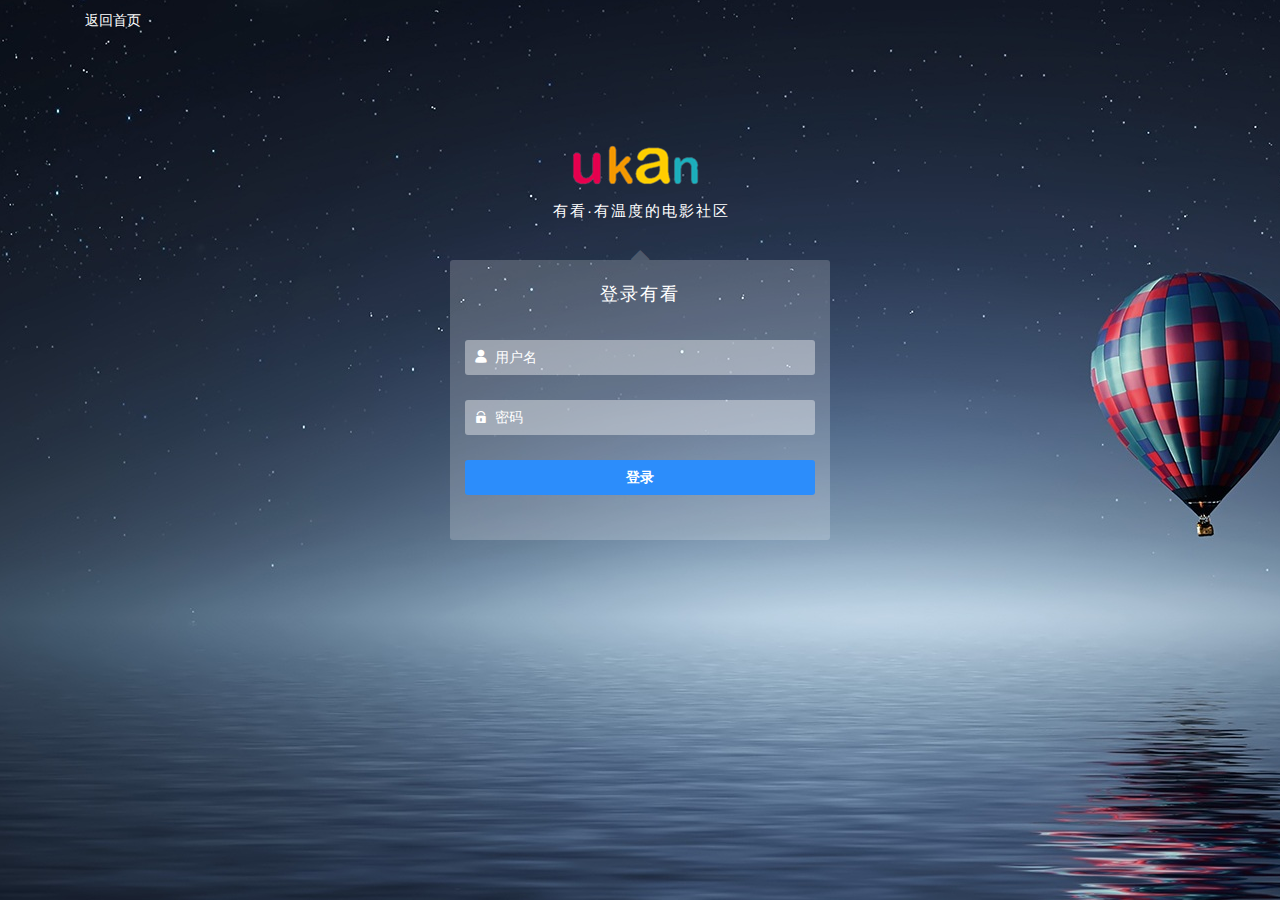
<file: login.html>
<!DOCTYPE html>
<html>
<head lang="en">
    <meta charset="UTF-8">
    <title>有看·登录</title>
    <!-- 新 Bootstrap 核心 CSS 文件 -->
    <link rel="stylesheet" href="bootstrap-3.3.7-dist/css/bootstrap.min.css">
    <!-- jQuery文件。务必在bootstrap.min.js 之前引入 -->
    <script src="bootstrap-3.3.7-dist/js/jquery-1.11.1.min.js"></script>
    <!-- 最新的 Bootstrap 核心 JavaScript 文件 -->
    <script src="bootstrap-3.3.7-dist/js/bootstrap.min.js"></script>
</head>
<link rel="stylesheet" href="css/iconfont.css"/>
<link rel="stylesheet" href="bootstrap-3.3.7-dist/css/style.css"/>
<style>
    body{
        background: url("images/bgc2.jpg")no-repeat -50px -250px;
        background-attachment: fixed;
    }
</style>
<body>
<div class="container login">
    <row>
      <div class="col-md-4">
          <div class="backindex">
              <a href="index.html"><p>返回首页</p></a>
          </div>
      </div>
        <div class="col-md-4 loginbox">
            <div class="loginpic">
                <img src="images/logo.png" alt=""/>
                <p class="">有看·有温度的电影社区</p>
            </div>
<div class="loginrow">
    <span class="glyphicon glyphicon-triangle-top"></span>

</div>
            <div class="usericon"><span class="iconfont icon-yonghuming"></span></div>
            <div class="pwdicon"><span class="iconfont icon-mima"></span></div>
            <h4 class="text-center">登录有看</h4>
            <form>
                <input type="text" name="firstname" placeholder="用户名">
                <br />
                <input type="password" name="pWd" placeholder="密码">
                <input type="submit" value="登录"/>
            </form>
        </div>
        <div class="col-md-4">

        </div>
    </row>
</div>
</body>
</html>
</file>
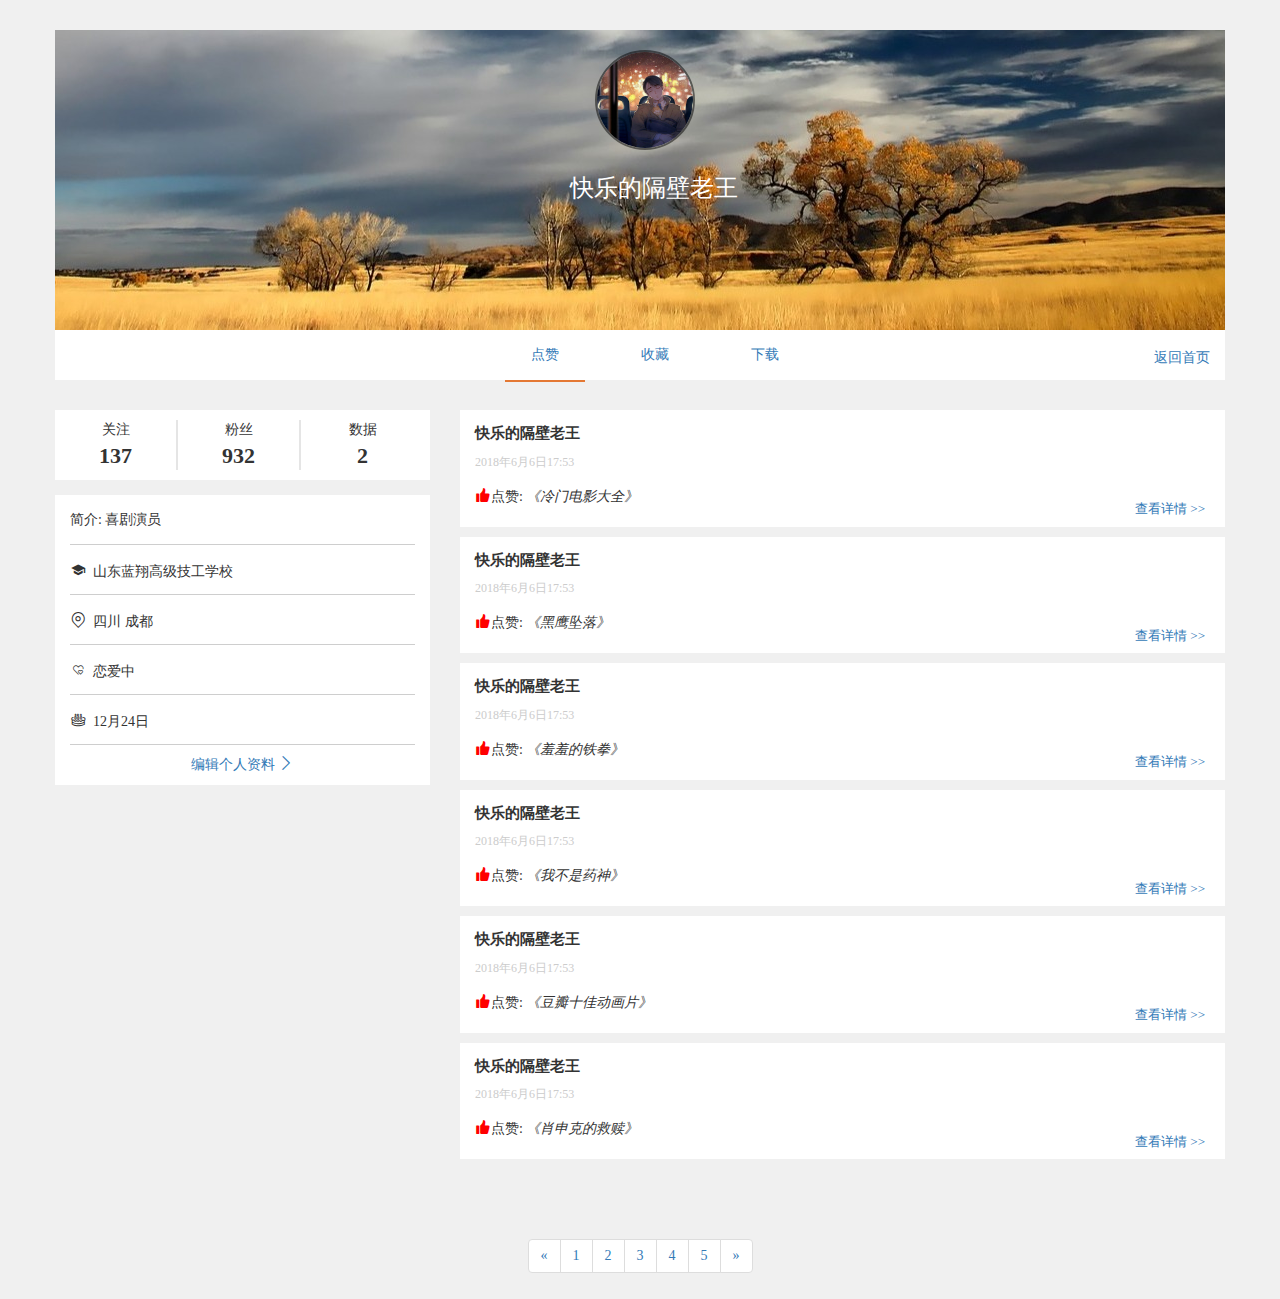
<file: myhomepage.html>
<!DOCTYPE html>
<html>
<head lang="en">
    <meta charset="UTF-8">
    <title>个人主页</title>
    <!-- 新 Bootstrap 核心 CSS 文件 -->
    <link rel="stylesheet" href="bootstrap-3.3.7-dist/css/bootstrap.min.css">
    <!-- jQuery文件。务必在bootstrap.min.js 之前引入 -->
    <script src="bootstrap-3.3.7-dist/js/jquery-1.11.1.min.js"></script>
    <!-- 最新的 Bootstrap 核心 JavaScript 文件 -->
    <script src="bootstrap-3.3.7-dist/js/bootstrap.min.js"></script>
    <link rel="icon" href="dog.ico"/>
    <link rel="stylesheet" href="css/iconfont.css"/>
    <link rel="stylesheet" href="bootstrap-3.3.7-dist/css/style.css"/>
</head>
<style>
    ul li {
        list-style: none;
    }

    * {
        padding: 0;
        margin: 0;
    }

    body {
        background-color: #F0F0F0;
        font-family:"Microsoft Yahei",Georgia,Serif;

    }
    /*
    .homeheader{
        height: 50px;
        background-color: #221F42;
    }
    .homehead .logo{
        width: 100px;
        margin-top: 10px;
    }
  .homehead  .search input{
        height: 30px;
        width: 300px;
        outline-style: none;
        border-radius: 2px;
        border: none;
        margin-top: 10px;
        margin-left: 30px;
        padding-left: 8px;
    }
    .homehead .search{
        position: relative;
    }
    .homehead .search .searchspan{
        position: absolute;
        top: 17px;
        left: 300px;
    }

 position: relative;
    }
    .touxiao{
        height: 100px;
        width: 100px;
        margin-left: 20px;
        margin-top: 35px;
    }
.ziliao h4{
    position: absolute;
    top:25px;
    left: 160px;
    font-size: 16px;
    font-weight: bold;
    color: #333333;
}
.information{
    position: absolute;
    top: 60px;
    left: 160px;
    color: #666666;
}
    .information span:first-child{
   margin-bottom: 15px;
        margin-top: 15px;
    }
    .information p{
        top: 100px;
    }
    .ziliao .col-md-3 p{
        width: 160px;
        height: 30px;
        border: 1px solid skyblue;
        color: skyblue;
        text-align: center;
        line-height: 30px;
        margin-top: 120px;
    }
    .pagecontent .dongtai{
        background-color: #fff;
        height: 400px;
        margin-top: 30px;
        margin-left: -15px;
    }
*/

</style>
<body>
<!--
<div class="container-fluid homeheader">
    <div class="container homehead">
        <div class="row">
            <div class="col-md-3">
                <div class="logo">
                    <img src="images/logo.png" class="img-responsive"  alt=""/>
                </div>
            </div>

            <div class="col-md-5">
                <div class="search">
                    <form action="">
                        <input type="text" placeholder="搜索你喜欢的东西"/>
                    </form>
                    <div class="searchspan"><span class="glyphicon glyphicon-search"></span></div>
                </div>
            </div>
            <div class="col-md-4"></div>
        </div>

        .
    </div>
</div>
-->
<div class="container ziliao">
<div class="row">
    <div class="headpic">
        <img src="images/headpic.jpg" alt=""/>
    </div>
    <div class="touxiang">
        <img src="images/touxiang.jpg" class="img-responsive" alt=""/>
    </div>
    <div class="jianjie">
        <h3>快乐的隔壁老王</h3>
    </div>
</div>
</div>
<div class="mypagenav container">
<ul>
    <a href=""><li class="mypagenavon">点赞</li></a>
    <a href="shoucang.html"><li>收藏</li></a>
    <a href="xiazai.html"><li>下载</li></a>
</ul>
    <h3><a href="index.html">返回首页</a></h3>
</div>
<div class="container pagezhuye">
    <div class="row">
        <div class="col-md-4">
            <div class="fansbox">
                <ul>
                    <li>关注 <br/><span>137</span></li>
                    <li>粉丝<br/><span>932</span></li>
                    <li>数据<br/><span>2</span></li>
                </ul>
                
            </div>
            <div class="mypageself">
                <ul>
                    <li>简介:&nbsp喜剧演员</li>
                    <li><span class="iconfont icon-xuexiao1"></span>&nbsp&nbsp山东蓝翔高级技工学校</li>
                    <li><span class="iconfont icon-location"></span>&nbsp&nbsp四川 成都</li>
                    <li><span class="iconfont icon-lianaizhuanchang"></span>&nbsp&nbsp恋爱中</li>
                    <li><span class="iconfont icon-shengri"></span>&nbsp&nbsp12月24日</li>
                </ul>
                <h5 class="text-center"><a href="">编辑个人资料 <span class="iconfont icon-right"></span></a></h5>
            </div>
        </div>
        <div class="col-md-8">
<div class="pagedongtaibox">
<div class="dianzanmiaoshu">
    <h6>快乐的隔壁老王</h6>
    <h7>2018年6月6日17:53</h7>
    <p> <span class="iconfont icon-dianzan2"></span>点赞: <i>《冷门电影大全》</i></p>
</div>
    <h4><a href="">查看详情&nbsp>></a></h4>
</div>

            <div class="pagedongtaibox">
                <div class="dianzanmiaoshu">
                    <h6>快乐的隔壁老王</h6>
                    <h7>2018年6月6日17:53</h7>
                    <p> <span class="iconfont icon-dianzan2"></span>点赞: <i>《黑鹰坠落》</i></p>
                </div>
                <h4><a href="">查看详情&nbsp>></a></h4>
            </div>

            <div class="pagedongtaibox">
                <div class="dianzanmiaoshu">
                    <h6>快乐的隔壁老王</h6>
                    <h7>2018年6月6日17:53</h7>
                    <p> <span class="iconfont icon-dianzan2"></span>点赞: <i>《羞羞的铁拳》</i></p>
                </div>
                <h4><a href="">查看详情&nbsp>></a></h4>
            </div>


            <div class="pagedongtaibox">
                <div class="dianzanmiaoshu">
                    <h6>快乐的隔壁老王</h6>
                    <h7>2018年6月6日17:53</h7>
                    <p> <span class="iconfont icon-dianzan2"></span>点赞: <i>《我不是药神》</i></p>
                </div>
                <h4><a href="">查看详情&nbsp>></a></h4>
            </div>


            <div class="pagedongtaibox">
                <div class="dianzanmiaoshu">
                    <h6>快乐的隔壁老王</h6>
                    <h7>2018年6月6日17:53</h7>
                    <p> <span class="iconfont icon-dianzan2"></span>点赞: <i>《豆瓣十佳动画片》</i></p>
                </div>
                <h4><a href="">查看详情&nbsp>></a></h4>
            </div>


            <div class="pagedongtaibox">
                <div class="dianzanmiaoshu">
                    <h6>快乐的隔壁老王</h6>
                    <h7>2018年6月6日17:53</h7>
                    <p> <span class="iconfont icon-dianzan2"></span>点赞: <i>《肖申克的救赎》</i></p>
                </div>
                <h4><a href="">查看详情&nbsp>></a></h4>
            </div>

        </div>
    </div>
</div>
<div class="nextpage container">
    <nav aria-label="Page navigation" class="text-center">
        <ul class="pagination">
            <li>
                <a href="#" aria-label="Previous">
                    <span aria-hidden="true">&laquo;</span>
                </a>
            </li>
            <li><a href="#">1</a></li>
            <li><a href="#">2</a></li>
            <li><a href="#">3</a></li>
            <li><a href="#">4</a></li>
            <li><a href="#">5</a></li>
            <li>
                <a href="#" aria-label="Next">
                    <span aria-hidden="true">&raquo;</span>
                </a>
            </li>
        </ul>
    </nav>
</div>
</body>
</html>
<script>
    $(document).ready(function(){
//        $(".mypagenav ul li").hover(function(){
//            $(this).addClass("mypagenavon").siblings().removeClasses("mypagenavon");
//        })
    })
</script>
</file>
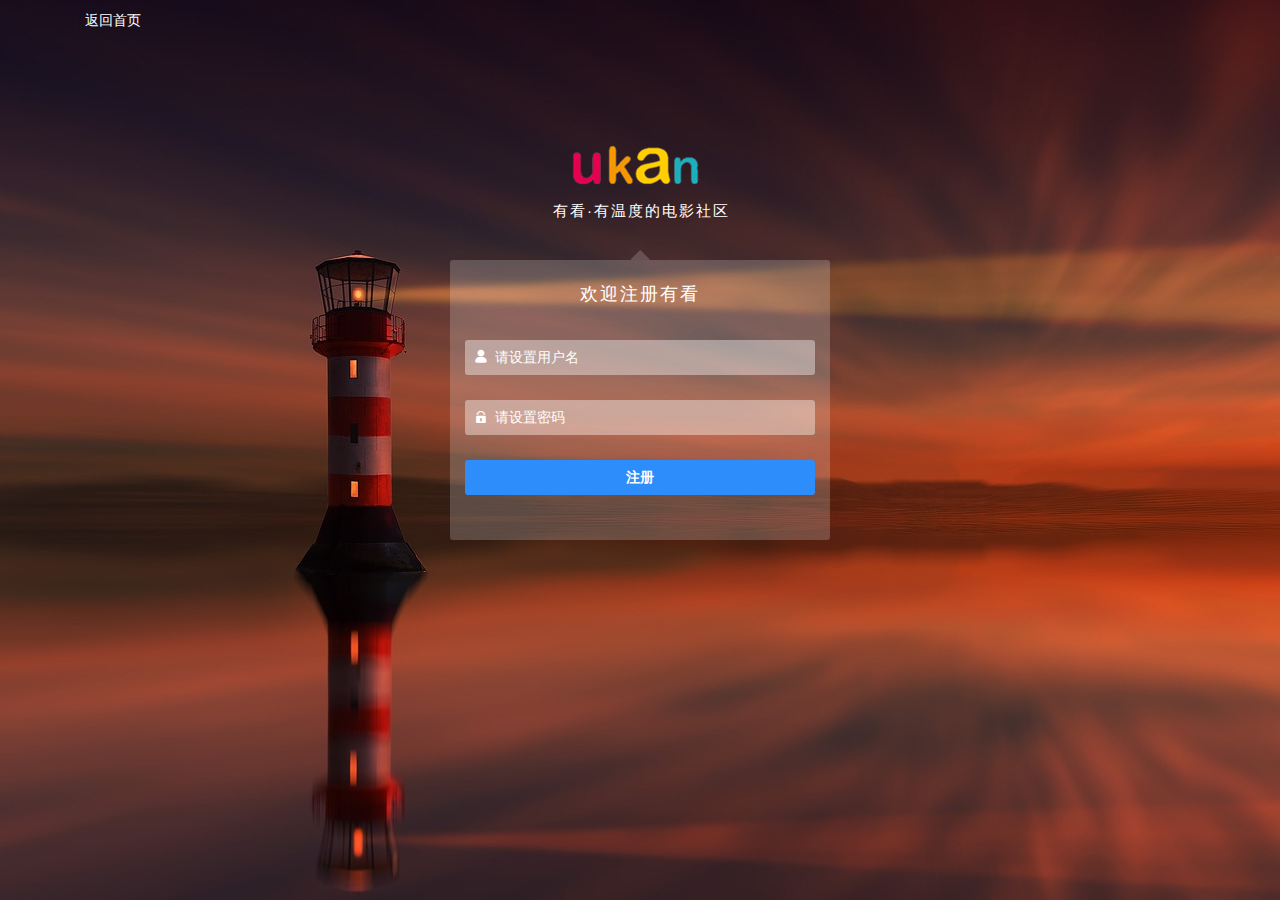
<file: register.html>
<!DOCTYPE html>
<html>
<head lang="en">
    <meta charset="UTF-8">
    <title>有看·注册</title>
    <!-- 新 Bootstrap 核心 CSS 文件 -->
    <link rel="stylesheet" href="bootstrap-3.3.7-dist/css/bootstrap.min.css">
    <!-- jQuery文件。务必在bootstrap.min.js 之前引入 -->
    <script src="bootstrap-3.3.7-dist/js/jquery-1.11.1.min.js"></script>
    <!-- 最新的 Bootstrap 核心 JavaScript 文件 -->
    <script src="bootstrap-3.3.7-dist/js/bootstrap.min.js"></script>
</head>
<link rel="stylesheet" href="css/iconfont.css"/>
<link rel="stylesheet" href="bootstrap-3.3.7-dist/css/style.css"/>
<style>
    body{
        background: url("images/bgc.jpg")no-repeat -40px -150px;
    }
</style>
<body>

<div class="container login">
    <row>
        <div class="col-md-4">
            <div class="backindex">
                <a href="index.html"><p>返回首页</p></a>
            </div>
        </div>
        <div class="col-md-4 loginbox">
            <div class="loginpic">
                <img src="images/logo.png" alt=""/>
                <p class="">有看·有温度的电影社区</p>
            </div>
            <div class="loginrow">
                <span class="glyphicon glyphicon-triangle-top"></span>

            </div>
            <div class="usericon"><span class="iconfont icon-yonghuming"></span></div>
            <div class="pwdicon"><span class="iconfont icon-mima"></span></div>
            <h4 class="text-center">欢迎注册有看</h4>
            <form>
                <input type="text" name="firstname" placeholder="请设置用户名">
                <br />
                <input type="password" name="pWd" placeholder="请设置密码">
                <input type="submit" value="注册"/>
            </form>
        </div>
        <div class="col-md-4">

        </div>
    </row>
</div>
</body>
</html>
</file>
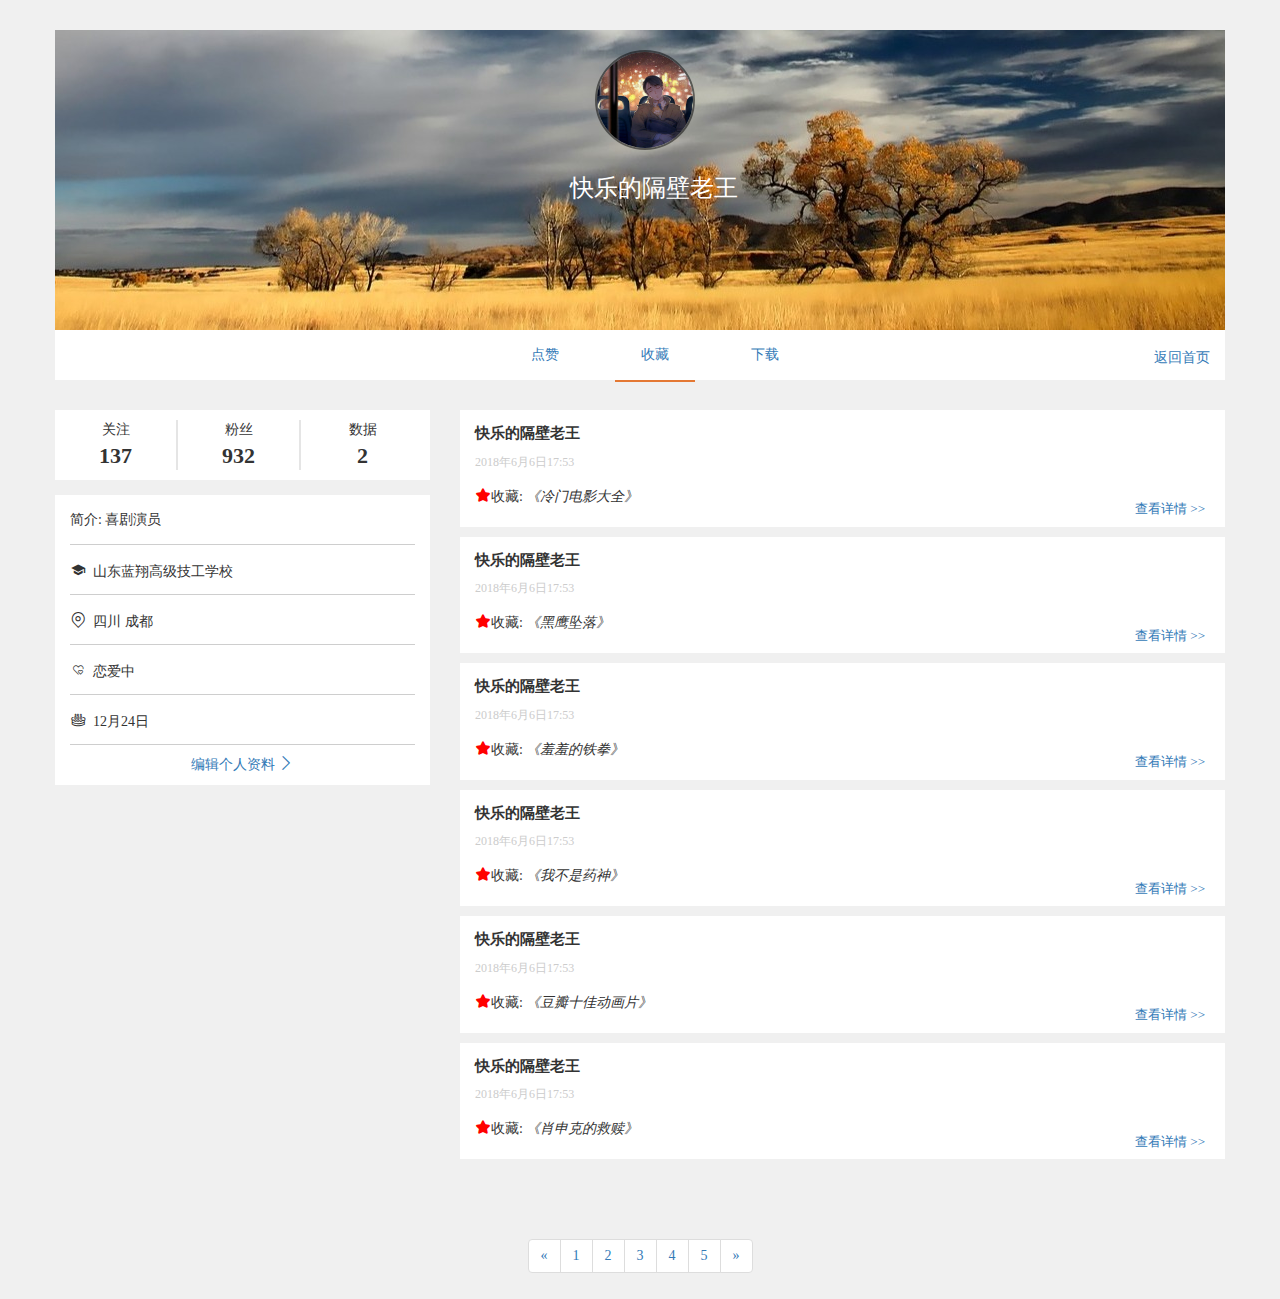
<file: shoucang.html>
<!DOCTYPE html>
<html>
<head lang="en">
    <meta charset="UTF-8">
    <title>个人主页</title>
    <!-- 新 Bootstrap 核心 CSS 文件 -->
    <link rel="stylesheet" href="bootstrap-3.3.7-dist/css/bootstrap.min.css">
    <!-- jQuery文件。务必在bootstrap.min.js 之前引入 -->
    <script src="bootstrap-3.3.7-dist/js/jquery-1.11.1.min.js"></script>
    <!-- 最新的 Bootstrap 核心 JavaScript 文件 -->
    <script src="bootstrap-3.3.7-dist/js/bootstrap.min.js"></script>
    <link rel="icon" href="dog.ico"/>
    <link rel="stylesheet" href="css/iconfont.css"/>
    <link rel="stylesheet" href="bootstrap-3.3.7-dist/css/style.css"/>
</head>
<style>
    ul li {
        list-style: none;
    }

    * {
        padding: 0;
        margin: 0;
    }

    body {
        background-color: #F0F0F0;
        font-family:"Microsoft Yahei",Georgia,Serif;

    }
    /*
    .homeheader{
        height: 50px;
        background-color: #221F42;
    }
    .homehead .logo{
        width: 100px;
        margin-top: 10px;
    }
  .homehead  .search input{
        height: 30px;
        width: 300px;
        outline-style: none;
        border-radius: 2px;
        border: none;
        margin-top: 10px;
        margin-left: 30px;
        padding-left: 8px;
    }
    .homehead .search{
        position: relative;
    }
    .homehead .search .searchspan{
        position: absolute;
        top: 17px;
        left: 300px;
    }

 position: relative;
    }
    .touxiao{
        height: 100px;
        width: 100px;
        margin-left: 20px;
        margin-top: 35px;
    }
.ziliao h4{
    position: absolute;
    top:25px;
    left: 160px;
    font-size: 16px;
    font-weight: bold;
    color: #333333;
}
.information{
    position: absolute;
    top: 60px;
    left: 160px;
    color: #666666;
}
    .information span:first-child{
   margin-bottom: 15px;
        margin-top: 15px;
    }
    .information p{
        top: 100px;
    }
    .ziliao .col-md-3 p{
        width: 160px;
        height: 30px;
        border: 1px solid skyblue;
        color: skyblue;
        text-align: center;
        line-height: 30px;
        margin-top: 120px;
    }
    .pagecontent .dongtai{
        background-color: #fff;
        height: 400px;
        margin-top: 30px;
        margin-left: -15px;
    }
*/

</style>
<body>
<!--
<div class="container-fluid homeheader">
    <div class="container homehead">
        <div class="row">
            <div class="col-md-3">
                <div class="logo">
                    <img src="images/logo.png" class="img-responsive"  alt=""/>
                </div>
            </div>

            <div class="col-md-5">
                <div class="search">
                    <form action="">
                        <input type="text" placeholder="搜索你喜欢的东西"/>
                    </form>
                    <div class="searchspan"><span class="glyphicon glyphicon-search"></span></div>
                </div>
            </div>
            <div class="col-md-4"></div>
        </div>

        .
    </div>
</div>
-->
<div class="container ziliao">
    <div class="row">
        <div class="headpic">
            <img src="images/headpic.jpg" alt=""/>
        </div>
        <div class="touxiang">
            <img src="images/touxiang.jpg" class="img-responsive" alt=""/>
        </div>
        <div class="jianjie">
            <h3>快乐的隔壁老王</h3>
        </div>
    </div>
</div>
<div class="mypagenav container">
    <ul>
        <a href="myhomepage.html"><li>点赞</li></a>
        <a href=""><li  class="mypagenavon">收藏</li></a>
        <a href="xiazai.html"><li>下载</li></a>
    </ul>
    <h3><a href="index.html">返回首页</a></h3>
</div>
<div class="container pagezhuye">
    <div class="row">
        <div class="col-md-4">
            <div class="fansbox">
                <ul>
                    <li>关注 <br/><span>137</span></li>
                    <li>粉丝<br/><span>932</span></li>
                    <li>数据<br/><span>2</span></li>
                </ul>

            </div>
            <div class="mypageself">
                <ul>
                    <li>简介:&nbsp喜剧演员</li>
                    <li><span class="iconfont icon-xuexiao1"></span>&nbsp&nbsp山东蓝翔高级技工学校</li>
                    <li><span class="iconfont icon-location"></span>&nbsp&nbsp四川 成都</li>
                    <li><span class="iconfont icon-lianaizhuanchang"></span>&nbsp&nbsp恋爱中</li>
                    <li><span class="iconfont icon-shengri"></span>&nbsp&nbsp12月24日</li>
                </ul>
                <h5 class="text-center"><a href="">编辑个人资料 <span class="iconfont icon-right"></span></a></h5>
            </div>
        </div>
        <div class="col-md-8">
            <div class="pagedongtaibox">
                <div class="dianzanmiaoshu">
                    <h6>快乐的隔壁老王</h6>
                    <h7>2018年6月6日17:53</h7>
                    <p> <span class="iconfont icon-shoucang"></span>收藏: <i>《冷门电影大全》</i></p>
                </div>
                <h4><a href="">查看详情&nbsp>></a></h4>
            </div>

            <div class="pagedongtaibox">
                <div class="dianzanmiaoshu">
                    <h6>快乐的隔壁老王</h6>
                    <h7>2018年6月6日17:53</h7>
                    <p> <span class="iconfont icon-shoucang"></span>收藏: <i>《黑鹰坠落》</i></p>
                </div>
                <h4><a href="">查看详情&nbsp>></a></h4>
            </div>

            <div class="pagedongtaibox">
                <div class="dianzanmiaoshu">
                    <h6>快乐的隔壁老王</h6>
                    <h7>2018年6月6日17:53</h7>
                    <p> <span class="iconfont icon-shoucang"></span>收藏: <i>《羞羞的铁拳》</i></p>
                </div>
                <h4><a href="">查看详情&nbsp>></a></h4>
            </div>


            <div class="pagedongtaibox">
                <div class="dianzanmiaoshu">
                    <h6>快乐的隔壁老王</h6>
                    <h7>2018年6月6日17:53</h7>
                    <p> <span class="iconfont icon-shoucang"></span>收藏: <i>《我不是药神》</i></p>
                </div>
                <h4><a href="">查看详情&nbsp>></a></h4>
            </div>


            <div class="pagedongtaibox">
                <div class="dianzanmiaoshu">
                    <h6>快乐的隔壁老王</h6>
                    <h7>2018年6月6日17:53</h7>
                    <p> <span class="iconfont icon-shoucang"></span>收藏: <i>《豆瓣十佳动画片》</i></p>
                </div>
                <h4><a href="">查看详情&nbsp>></a></h4>
            </div>


            <div class="pagedongtaibox">
                <div class="dianzanmiaoshu">
                    <h6>快乐的隔壁老王</h6>
                    <h7>2018年6月6日17:53</h7>
                    <p> <span class="iconfont icon-shoucang"></span>收藏: <i>《肖申克的救赎》</i></p>
                </div>
                <h4><a href="">查看详情&nbsp>></a></h4>
            </div>

        </div>
    </div>
</div>
<div class="nextpage container">
    <nav aria-label="Page navigation" class="text-center">
        <ul class="pagination">
            <li>
                <a href="#" aria-label="Previous">
                    <span aria-hidden="true">&laquo;</span>
                </a>
            </li>
            <li><a href="#">1</a></li>
            <li><a href="#">2</a></li>
            <li><a href="#">3</a></li>
            <li><a href="#">4</a></li>
            <li><a href="#">5</a></li>
            <li>
                <a href="#" aria-label="Next">
                    <span aria-hidden="true">&raquo;</span>
                </a>
            </li>
        </ul>
    </nav>
</div>
</body>
</html>
<script>
    $(document).ready(function(){
//        $(".mypagenav ul li").hover(function(){
//            $(this).addClass("mypagenavon").siblings().removeClasses("mypagenavon");
//        })
    })
</script>
</file>
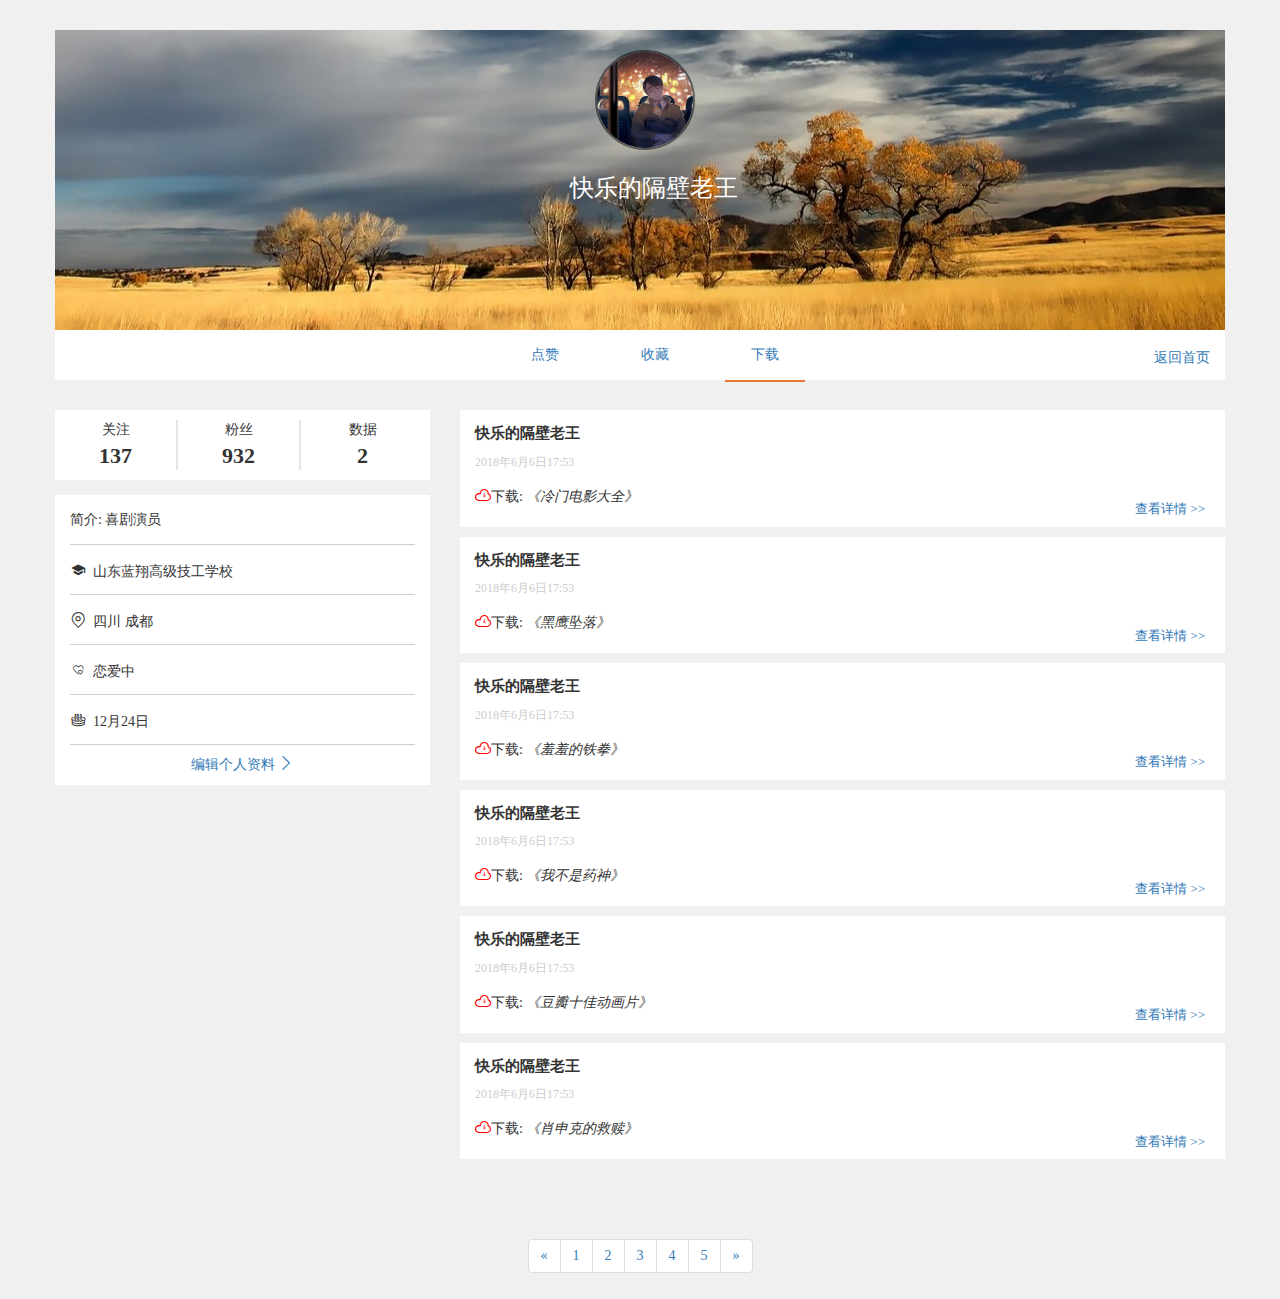
<file: xiazai.html>
<!DOCTYPE html>
<html>
<head lang="en">
    <meta charset="UTF-8">
    <title>个人主页</title>
    <!-- 新 Bootstrap 核心 CSS 文件 -->
    <link rel="stylesheet" href="bootstrap-3.3.7-dist/css/bootstrap.min.css">
    <!-- jQuery文件。务必在bootstrap.min.js 之前引入 -->
    <script src="bootstrap-3.3.7-dist/js/jquery-1.11.1.min.js"></script>
    <!-- 最新的 Bootstrap 核心 JavaScript 文件 -->
    <script src="bootstrap-3.3.7-dist/js/bootstrap.min.js"></script>
    <link rel="icon" href="dog.ico"/>
    <link rel="stylesheet" href="css/iconfont.css"/>
    <link rel="stylesheet" href="bootstrap-3.3.7-dist/css/style.css"/>
</head>
<style>
    ul li {
        list-style: none;
    }

    * {
        padding: 0;
        margin: 0;
    }

    body {
        background-color: #F0F0F0;
        font-family:"Microsoft Yahei",Georgia,Serif;

    }
    /*
    .homeheader{
        height: 50px;
        background-color: #221F42;
    }
    .homehead .logo{
        width: 100px;
        margin-top: 10px;
    }
  .homehead  .search input{
        height: 30px;
        width: 300px;
        outline-style: none;
        border-radius: 2px;
        border: none;
        margin-top: 10px;
        margin-left: 30px;
        padding-left: 8px;
    }
    .homehead .search{
        position: relative;
    }
    .homehead .search .searchspan{
        position: absolute;
        top: 17px;
        left: 300px;
    }

 position: relative;
    }
    .touxiao{
        height: 100px;
        width: 100px;
        margin-left: 20px;
        margin-top: 35px;
    }
.ziliao h4{
    position: absolute;
    top:25px;
    left: 160px;
    font-size: 16px;
    font-weight: bold;
    color: #333333;
}
.information{
    position: absolute;
    top: 60px;
    left: 160px;
    color: #666666;
}
    .information span:first-child{
   margin-bottom: 15px;
        margin-top: 15px;
    }
    .information p{
        top: 100px;
    }
    .ziliao .col-md-3 p{
        width: 160px;
        height: 30px;
        border: 1px solid skyblue;
        color: skyblue;
        text-align: center;
        line-height: 30px;
        margin-top: 120px;
    }
    .pagecontent .dongtai{
        background-color: #fff;
        height: 400px;
        margin-top: 30px;
        margin-left: -15px;
    }
</style>
<body>
<!--
<div class="container-fluid homeheader">
    <div class="container homehead">
        <div class="row">
            <div class="col-md-3">
                <div class="logo">
                    <img src="images/logo.png" class="img-responsive"  alt=""/>
                </div>
            </div>

            <div class="col-md-5">
                <div class="search">
                    <form action="">
                        <input type="text" placeholder="搜索你喜欢的东西"/>
                    </form>
                    <div class="searchspan"><span class="glyphicon glyphicon-search"></span></div>
                </div>
            </div>
            <div class="col-md-4"></div>
        </div>

        .
    </div>
</div>
-->
<div class="container ziliao">
    <div class="row">
        <div class="headpic">
            <img src="images/headpic.jpg" alt=""/>
        </div>
        <div class="touxiang">
            <img src="images/touxiang.jpg" class="img-responsive" alt=""/>
        </div>
        <div class="jianjie">
            <h3>快乐的隔壁老王</h3>
        </div>
    </div>
</div>
<div class="mypagenav container">
    <ul>
        <a href="myhomepage.html"><li>点赞</li></a>
        <a href="shoucang.html"><li>收藏</li></a>
        <a href=""><li  class="mypagenavon">下载</li></a>
    </ul>
    <h3><a href="index.html">返回首页</a></h3>
</div>
<div class="container pagezhuye">
    <div class="row">
        <div class="col-md-4">
            <div class="fansbox">
                <ul>
                    <li>关注 <br/><span>137</span></li>
                    <li>粉丝<br/><span>932</span></li>
                    <li>数据<br/><span>2</span></li>
                </ul>

            </div>
            <div class="mypageself">
                <ul>
                    <li>简介:&nbsp喜剧演员</li>
                    <li><span class="iconfont icon-xuexiao1"></span>&nbsp&nbsp山东蓝翔高级技工学校</li>
                    <li><span class="iconfont icon-location"></span>&nbsp&nbsp四川 成都</li>
                    <li><span class="iconfont icon-lianaizhuanchang"></span>&nbsp&nbsp恋爱中</li>
                    <li><span class="iconfont icon-shengri"></span>&nbsp&nbsp12月24日</li>
                </ul>
                <h5 class="text-center"><a href="">编辑个人资料 <span class="iconfont icon-right"></span></a></h5>
            </div>
        </div>
        <div class="col-md-8">
            <div class="pagedongtaibox">
                <div class="dianzanmiaoshu">
                    <h6>快乐的隔壁老王</h6>
                    <h7>2018年6月6日17:53</h7>
                    <p> <span class="iconfont icon-xiazai"></span>下载: <i>《冷门电影大全》</i></p>
                </div>
                <h4><a href="">查看详情&nbsp>></a></h4>
            </div>

            <div class="pagedongtaibox">
                <div class="dianzanmiaoshu">
                    <h6>快乐的隔壁老王</h6>
                    <h7>2018年6月6日17:53</h7>
                    <p> <span class="iconfont icon-xiazai"></span>下载: <i>《黑鹰坠落》</i></p>
                </div>
                <h4><a href="">查看详情&nbsp>></a></h4>
            </div>

            <div class="pagedongtaibox">
                <div class="dianzanmiaoshu">
                    <h6>快乐的隔壁老王</h6>
                    <h7>2018年6月6日17:53</h7>
                    <p> <span class="iconfont icon-xiazai"></span>下载: <i>《羞羞的铁拳》</i></p>
                </div>
                <h4><a href="">查看详情&nbsp>></a></h4>
            </div>


            <div class="pagedongtaibox">
                <div class="dianzanmiaoshu">
                    <h6>快乐的隔壁老王</h6>
                    <h7>2018年6月6日17:53</h7>
                    <p> <span class="iconfont icon-xiazai"></span>下载: <i>《我不是药神》</i></p>
                </div>
                <h4><a href="">查看详情&nbsp>></a></h4>
            </div>


            <div class="pagedongtaibox">
                <div class="dianzanmiaoshu">
                    <h6>快乐的隔壁老王</h6>
                    <h7>2018年6月6日17:53</h7>
                    <p> <span class="iconfont icon-xiazai"></span>下载: <i>《豆瓣十佳动画片》</i></p>
                </div>
                <h4><a href="">查看详情&nbsp>></a></h4>
            </div>


            <div class="pagedongtaibox">
                <div class="dianzanmiaoshu">
                    <h6>快乐的隔壁老王</h6>
                    <h7>2018年6月6日17:53</h7>
                    <p> <span class="iconfont icon-xiazai"></span>下载: <i>《肖申克的救赎》</i></p>
                </div>
                <h4><a href="">查看详情&nbsp>></a></h4>
            </div>

        </div>
    </div>
</div>
<div class="nextpage container">
    <nav aria-label="Page navigation" class="text-center">
        <ul class="pagination">
            <li>
                <a href="#" aria-label="Previous">
                    <span aria-hidden="true">&laquo;</span>
                </a>
            </li>
            <li><a href="#">1</a></li>
            <li><a href="#">2</a></li>
            <li><a href="#">3</a></li>
            <li><a href="#">4</a></li>
            <li><a href="#">5</a></li>
            <li>
                <a href="#" aria-label="Next">
                    <span aria-hidden="true">&raquo;</span>
                </a>
            </li>
        </ul>
    </nav>
</div>
</body>
</html>
<script>
    $(document).ready(function(){
//        $(".mypagenav ul li").hover(function(){
//            $(this).addClass("mypagenavon").siblings().removeClasses("mypagenavon");
//        })
    })
</script>
</file>
<file: css/iconfont.css>
@font-face {font-family: "iconfont";
  src: url('iconfont.eot?t=1532500969310'); /* IE9*/
  src: url('iconfont.eot?t=1532500969310#iefix') format('embedded-opentype'), /* IE6-IE8 */
  url('[data-uri]') format('woff'),
  url('iconfont.ttf?t=1532500969310') format('truetype'), /* chrome, firefox, opera, Safari, Android, iOS 4.2+*/
  url('iconfont.svg?t=1532500969310#iconfont') format('svg'); /* iOS 4.1- */
}

.iconfont {
  font-family:"iconfont" !important;
  font-size:16px;
  font-style:normal;
  -webkit-font-smoothing: antialiased;
  -moz-osx-font-smoothing: grayscale;
}

.icon-mima:before { content: "\e620"; }

.icon-gerenzhongxin:before { content: "\e69b"; }

.icon-pinglun:before { content: "\e630"; }

.icon-weibo:before { content: "\e64f"; }

.icon-weibo1:before { content: "\e603"; }

.icon-weixin:before { content: "\e63b"; }

.icon-zerenshenming:before { content: "\e60c"; }

.icon-tv:before { content: "\e644"; }

.icon-guanzhu:before { content: "\e639"; }

.icon-shang:before { content: "\e656"; }

.icon-luntan:before { content: "\e61b"; }

.icon-youxiang:before { content: "\e66a"; }

.icon-shengri:before { content: "\e5ed"; }

.icon-zhuanlan:before { content: "\e67f"; }

.icon-chakangengduo:before { content: "\e69c"; }

.icon-xuexiao1:before { content: "\e610"; }

.icon-qq:before { content: "\e628"; }

.icon-denglu:before { content: "\e604"; }

.icon-guanzhu1:before { content: "\e612"; }

.icon-taiwangdahui-zongyibangdianjitai:before { content: "\e689"; }

.icon-xiazai:before { content: "\e60e"; }

.icon-shoucang:before { content: "\e60f"; }

.icon-chakangengduo1:before { content: "\e509"; }

.icon-dianying:before { content: "\e657"; }

.icon-shang1:before { content: "\e61e"; }

.icon-weibo2:before { content: "\e504"; }

.icon-user:before { content: "\e501"; }

.icon-kan:before { content: "\e611"; }

.icon-QQ:before { content: "\e6b0"; }

.icon-yonghuming:before { content: "\e685"; }

.icon-Help:before { content: "\e613"; }

.icon-Wonderfulrecommenda:before { content: "\e614"; }

.icon-zhuce:before { content: "\e61f"; }

.icon-bangzhu:before { content: "\e692"; }

.icon-left:before { content: "\e502"; }

.icon-chakangengduo2:before { content: "\e651"; }

.icon-intro:before { content: "\e712"; }

.icon-location:before { content: "\e537"; }

.icon-erweima:before { content: "\e503"; }

.icon-dianzan2:before { content: "\e505"; }

.icon-right:before { content: "\e658"; }

.icon-lianaizhuanchang:before { content: "\e634"; }
</file>
<file: bootstrap-3.3.7-dist/css/style.css>
ul li {
    list-style: none;
}

* {
    padding: 0;
    margin: 0;
}

body {
    background-color: #F0F0F0;

}
/*tab*/
.tabul li{
    float: left;
    width: 100px;
    height:50px;
    text-align: center;
    font-size: 14px;
    color: black;
    line-height: 50px;
    position: relative;
}
.tabul ul li:nth-child(1) span{
    position: absolute;
    top: 45px;
    left: 42px;
    font-size: 20px;
    color:  #E47833;
}

.tabul ul li:nth-child(2) span{
    position: absolute;
    top: 45px;
    left: 42px;
    font-size: 20px;
    color:  #E47833;
    display: none;
}

.tabul ul li:nth-child(3) span{
    position: absolute;
    top: 45px;
    left: 42px;
    font-size: 20px;
    color:  #E47833;
    display: none;
}
.tabul{
    width: 100%;
    height: 50px;
    background-color: #F2F3F5;
}

/*.tabul ul li:hover{*/
/*background-color:#28B7A3;*/
/*color: white;*/
/*}*/

.tablion{
    background-color:#E47833;
    color:#ffffff;!important;

}
.tabcontent .tabfilm{

    width: 100%;

    background-color:#fff;



}

.tabcontent .tabdianshiju{
    width: 100%;



    background-color:#fff;
    display: none;
}

.tabcontent .tabzongyi{
    width: 100%;

    display: none;
    background-color: #fff;
}

.tabcurrent{
    display: block;
}
body{
    background-color: #F0F0F0;

}
.tableTab{
    margin-top: 35px;
    width: 1270px;
    background-color: white;
}
.Tab{
    margin: 20px;
}
.tabdecript{
    margin-top: 30px;
    margin-bottom:12px;

}

.tabdecript p{
    font-size: 16px;
    font-weight: bold;
}
.tabbox h4{
    font-size: 14px;
    color: #E47833;
}
.tabbox{
    margin-top: 15px;
}
.tabbox p{
    font-size: 12px;
    color: gray;
    margin-top: 130px;
}
/*ͷ������ʼ*/
.header {
    background-color: #221F42;
    height: 150px;
    padding-top: 50px;
}

.logo {
    height: 50px;
}

.search {

    height: 50px;

}

.login {

    height: 50px;

}

.login ul li {
    float: left;
    line-height: 50px;
    list-style: none;
    margin-left: 50px;

}
.login ul:last-child{
    margin-left: 25px;
}

.login ul a {
    color: white;
}

.login ul a:hover {
    color: #F58E00;
}

.search {
    padding-top: 8px;
}
/*ͷ���������*/
/*tab1*/
.tabul1 li{
    float: left;
    width: 100px;
    height:50px;
    text-align: center;
    font-size: 14px;
    color: black;
    line-height: 50px;
    position: relative;
}
.tabul1 ul li:nth-child(1) span{
    position: absolute;
    top: 45px;
    left: 42px;
    font-size: 20px;
    color:  #E47833;
}

.tabul1 ul li:nth-child(2) span{
    position: absolute;
    top: 45px;
    left: 42px;
    font-size: 20px;
    color:  #E47833;
    display: none;
}

.tabul1 ul li:nth-child(3) span{
    position: absolute;
    top: 45px;
    left: 42px;
    font-size: 20px;
    color:  #E47833;
    display: none;
}
.tabul1{
    width: 100%;
    height: 50px;
    background-color: #F2F3F5;
}

/*.tabul ul li:hover{*/
/*background-color:#28B7A3;*/
/*color: white;*/
/*}*/

.tablion1{
    background-color:#E47833;
    color:#ffffff;!important;

}
.tabcontent1 .tabfilm1{

    width: 100%;

    background-color:#fff;



}

.tabcontent1 .tabdianshiju1{
    width: 100%;



    background-color:#fff;
    display: none;
}

.tabcontent1 .tabzongyi1{
    width: 100%;

    display: none;
    background-color: #fff;
}

.tabcurrent1{
    display: block;
}
body{
    background-color: #F0F0F0;

}
.tableTab1{
    margin-top: 35px;
    width: 1270px;
    background-color: white;
}
.Tab1{
    margin: 20px;
}
.tabdecript1{
    margin-top: 30px;
    margin-bottom:12px;

}

.tabdecript1 p{
    font-size: 16px;
    font-weight: bold;
}
.tabbox1 h4{
    font-size: 14px;
    color: #E47833;
}
.tabbox1{
    margin-top: 15px;
}
.tabbox1 p{
    font-size: 12px;
    color: gray;
    margin-top: 130px;
}
/*banner��ʼ*/
.banner {
    width:100%;
    position:relative;
    overflow:hidden;
    height:400px;
}
.bannerbox {
    width:1920px; /*ͼƬ����*/
    position:absolute;
    left:50%;
    margin-left:-960px; /*ͼƬ���ȵ�һ��*/
}

.bannerbox ul{
    width: 9999px;
    position: absolute;
    top: 0;
    left: 0;
}
.bannerbox ul li{
    float: left;
}


.control span{
    width: 50px;
    height: 50px;
    background-color:rgba(0,0,0,0.5);
    color: white;
    font-size: 20px;
    line-height: 50px;
    text-align: center;
    display: none;

}
.control span:first-child{
    position: absolute;
    top: 175px;
    right: 0;
}
.control span:last-child{
    position: absolute;
    top: 175px;
    left: 0;
}
.bannerbtn{
    width: 100px;
    margin-left: -18px;
    position: absolute;
    top: 370px;
    left: 50%;

}
.bannerbtn .num{
    width: 100px;
}

.bannerbtn .num li{
    width: 12px;
    height: 12px;
    border: 1px solid white;
    float: left;
    margin-left: 10px;
    border-radius: 50%;
}
.btnon{
    background-color: white;
}
/*banner����*/

/*��������ʼ*/
.filmnav {
    width: 1300px;

    margin-top: 30px;
}

.navbar {

}

.navbar ul li {
    float: left;
    height: 50px;
    line-height: 50px;
    width: 130px;
    text-align: center;
    border-bottom: 1px solid #CCC;
    font-size: 15px;
}

.navbar ul li {
    color: #666666;
}

.navbar ul {
    width: 100%;
    border-bottom: 1px solid #CCC;
    height: 50px;
}

.navbar ul li:hover {
    border-bottom: 1px solid #E47833;
    color: #E47833;

}

.navbar ul .navbaron {
    border-bottom: 1px solid #E47833;
    color: #E47833
}

/*��������*/
/*ר����ʼ*/

.filmcontent {
    width: 1300px;
    overflow: hidden;
}

.filmbox1 {

    height: 280px;
    overflow: hidden;
}

.filmpic {

    height: 280px;
    position: relative;
}

.filmbox1 .filmmask {
    height: 80px;
    background-color: white;
    position: absolute;

    top: 200px;
    display: none;

}

.filmbox1 .filmmask ul li {
    float: left;
    width: 75px;

    text-align: center;
    font-size: 15px;
    height: 30px;
    margin-left: 5px;
    line-height: 30px;
    color: #DDDDDD;
    cursor: pointer;
}

.filmbox1 .filmmask ul {
    position: absolute;
    top: 40px;
    right: 20px;
}

.filmmask ul li:hover {
    color: skyblue;
}

.filmbox1 .filmmask p {
    float: left;
    margin-top: 5px;
    width: 840px;
    height: 30px;
    font-size: 16px;
    font-family: "Microsoft YaHei", ΢���ź�, "MicrosoftJhengHei", ����ϸ��, STHeiti, MingLiu;
    padding-left: 15px;

    line-height: 30px;
    letter-spacing: 3px;
}

.filmbox1 .filmmask p i {
    font-size: 14px;
}

.filmbox2 {

    background-color: #fff;
    height: 280px;
    width: 410px;
    overflow: hidden;

}

.filmpic2 {
    width: 410px;
    position: relative;

}

.filmbox2 .filmmask {
    width: 410px;
    height: 80px;
    background-color: #fff;
    position: absolute;
    top: 200px;
    display: none;

}

.filmbox2 ul li {
    float: left;
    width: 50px;
    text-align: center;
    font-size: 15px;
    height: 30px;
    margin-left: 5px;
    line-height: 30px;
    color: #DDDDDD;
    cursor: pointer;

}

.filmbox2 ul {
    position: absolute;
    top: 40px;
    right: 20px;
}

.filmbox2 p {
    float: left;
    margin-top: 5px;
    width: 890px;
    height: 30px;
    font-size: 16px;
    font-family: "Microsoft YaHei", ΢���ź�, "MicrosoftJhengHei", ����ϸ��, STHeiti, MingLiu;
    padding-left: 15px;
    margin-left: 10px;
    line-height: 30px;
    letter-spacing: 3px;
}

.filmbox2 p i {
    font-size: 14px;
}
/*ר������*/
.dianshiju {

    width: 1300px;
    margin-top: 25px;
}

.dianshijubox {
    background-color: #fff;
    height: 285px;
    overflow: hidden;
    /*border: 3px solid #E47833;*/
    position: relative;
    z-index: -1;

}

.dianshijuboxon {
    box-shadow: 0px 0px 6px 4px rgba(0, 0, 0, 0.3);
}

.decript {
    height: 34px;
    width: 195px;
    background-color: #fff;
    position: absolute;
    bottom: 0;
    left: 0;
}

.decript p {
    font-size: 14px;
    color: black;
    line-height: 34px;
    position: absolute;
    top: 0;
    left: 10px;

}

.decript ul {
    position: absolute;
    top: 0;
    right:15px;
}

.decript ul li {
    float: left;
    font-size: 6px;
    line-height: 34px;
    color: red;

}

.filmtitle {
    width: 1270px;
    height: 30px;

    margin-top: 30px;
    border-bottom: 1px solid #CCCCCC;
    position: relative;
}

.filmtitle p {
    font-size: 15px;
    line-height: 30px;
}

.filmtitle p i {
    font-size: 12px;
}

.filmtitle h5 {
    position: absolute;
    right: 2px;
    width: 100px;
    top: -2px;

}

.filmtitle h5 span {
    font-size: 14px;
    cursor: pointer;
}
/*�ײ���ʼ*/
.footer {
    height: 320px;
    background-color: #221F42;
    margin-top: 45px;
}

.footerbottom {
    height: 90px;
    background-color: #1B1935;
    position: relative;
}

.footer .footerbox {
    height: 320px;
}

.footer h3 {
    margin-top: 70px;
    color: #908FA0;
    font-size: 16px;
}

.footer ul li {
    width: 150px;
    height: 24px;
    margin-top: 5px;
    line-height: 24px;
    letter-spacing: 1px;
    color: #908FA0;
    font-size: 12px;
    margin-left: 8px;
}

.footer ul li:hover {
    color: white;
}

.footer ul a {
    text-decoration: none;
}

.footer p {
    color: #908FA0;
    font-size: 12px;
    letter-spacing: 1px;
}

.guanzhu span:first-child {

    margin-right: 20px;
}

.guanzhu span:last-child {
    margin-left: 20px;
}

.guanzhu span:nth-child(3) {
    margin-left: 20px;
}

.guanzhu span {
    color: #908FA0;
    font-size: 28px;
    width: 50px;
    cursor: pointer;
}

.guanzhubox {
    margin-left: 88px;
    position: relative;
}

.guanzhu span:hover {
    color: white;
}

.guanzhubox .erweima {
    width: 100px;
    height: 100px;
    position: absolute;
    left: 15px;
    top: 75px;
    display: none;
}

.footerbottom p {
    width: 300px;
    height: 90px;
    line-height: 90px;
    position: absolute;
    left: 50%;
    margin-left: -150px;
    text-align: center;
    font-size: 12px;
    letter-spacing: 2px;

}
/*�ײ�����*/

/*login ҳ��css*/


.loginbox{
    height:280px;
    background-color: rgba(255,255,255,0.2);
    margin-top: 260px;

    border-radius: 3px;
    position: relative;
}

.loginpic{
    position: absolute;
    top: -115px;
    left: 115px;

}
input[name="color"]::-webkit-input-placeholder {
    /* WebKit browsers */
    color: white;

}


input[name="color"]:-moz-placeholder { /* Mozilla Firefox 4 to 18 */
    color: white;


}
input[name="color"]::-moz-placeholder { /* Mozilla Firefox 19+ */
    color: white;


}


input[name="color"]:-ms-input-placeholder { /* Internet Explorer 10+ */
    color: white;


}

.backindex p{
    color: white;
    margin-top: 10px;
}
.loginpic p{
    color: white;
    margin-top: 15px;
    letter-spacing: 2px;
    margin-left: -12px;
    font-size: 15px;
}
input:focus{color:white}
.loginrow{
    font-size: 20px;
    color:rgba(255,255,255,0.2);
    position: absolute;
    top: -17px;
    left: 180px;
}
.loginbox input{
    width: 100%;
    outline-style: none;
    background-color:rgba(255,255,255,0.4) ;
    border: none;
    border-radius: 3px;
    height: 35px;
    padding-left: 30px;

}

.login input:first-child{
    margin-bottom: 25px;
}

.login input:last-child {
    margin-top: 25px;
    background-color: #2C8DFB;
    color: white;
    font-weight: bold;
    padding-left: 0;
}
.loginbox h4{
    color: white;
    margin-top: 25px;
    margin-bottom: 35px;
    letter-spacing: 2px;

}

input::-webkit-input-placeholder{
    color:white;
}
input::-moz-placeholder{   /* Mozilla Firefox 19+ */
    color:white;
}
input:-moz-placeholder{    /* Mozilla Firefox 4 to 18 */
    color:white;
}
input:-ms-input-placeholder{  /* Internet Explorer 10-11 */
    color:white;
}
.usericon span{
    color: white;
    position: absolute;
    top: 85px;
    left: 23px;

}

.pwdicon span{
    color: white;
    position: absolute;
    top: 145px;
    left: 23px;
}

/*login css����*/
/*myhomepage ��ʼ*/
.ziliao {
    margin-top: 30px;
    height: 300px;
    position: relative;
}
.touxiang{
    width:100px;
    height: 100px;

    position: absolute;
    top: 20px;
    left: 540px;
    border-radius: 50%;
    border: 2px solid rgba(0,0,0,0.5);
    overflow: hidden;
}

.jianjie h3{
    position: absolute;
    top: 125px;
    left: 515px;
    color: white;
}
.mypagenav{
    height: 50px;
    background-color: #fff;
    position: relative;
}

.mypagenav ul li{
    float: left;
    width:80px;
    margin-left: 30px;
    line-height: 50px;
    text-align: center;

}
.mypagenav ul{
    position: absolute;
    left: 420px;
}
.mypagenavon{
    border-bottom: 2px solid #E47833;
}
.mypagenav ul li:hover{
    border-bottom: 2px solid #E47833;
}
.pagezhuye{
    margin-top: 30px;
}
.fansbox{
    height: 70px;
    background-color: #fff;
    margin-left: -15px;
    padding-top: 10px;
    padding-bottom: 10px;
}
.fansbox ul li{
    float: left;
    width: 123px;


    text-align: center;
    height: 50px;
    border-right: 2px solid rgba(0,0,0,0.1) ;
}

.fansbox ul li:last-child{
    border-right: none;
}
.fansbox ul li span{
    font-size: 22px;

    font-weight: bold;
}
.fansbox ul li span:hover{
    color:  #E47833;
}
.mypageself{
    margin-top: 15px;
    background-color: #fff;
    margin-left: -15px;
    padding-left: 15px;
    padding-right: 15px;
}
.mypageself ul li{
    width: 100%;
    border-bottom: 1px solid rgba(10,10,10,0.2);
    height: 50px;
    line-height: 50px;
}
.mypageself h5{
    width: 100%;
    height: 30px;
}
.pagedongtaibox{
    background-color: #fff;

    margin-right: -15px;
    padding-left: 15px;
    padding-right: 15px;
    padding-top: 5px;
    position: relative;

}
.pagedongtaibox h5{
    width: 100%;
    border-bottom: 1px dashed rgba(0,0,0,0.2);
    height: 30px;
    line-height: 30px;
    font-size: 17px;

}
.pagedongtaibox h6{
    font-size: 15px;
    font-weight: bold;

}
.pagedongtaibox h7{
    color: #ccc;
    font-size: 12px;

}
.pagedongtaibox p {
    font-size: 14px;
    padding-bottom: 20px;
    padding-top: 12px;

}
.nextpage{
    margin-top: 50px;
}
.mypagenav h3{
    font-size: 14px;
    float: right;
}
.dianzanmiaoshu span{
    color: red;
}
.pagedongtaibox h4 {
    font-size: 13px;
    color: #aaa;
    position: absolute;
    right: 20px;
    top: 82px;
}
/*myhomepage ����*/
/*filmpage ��ʼ*/
/*���Ϳ�ʼ*/
.typeul li{
    float: left;
    width: 80px;
    margin-left: 10px;
    border: 1px dotted #ccc;
    height: 30px;
    line-height: 30px;
    border-radius: 5px;
    font-size: 12px;
    font-family: sans-serif;


}
.leixing p{
    font-size: 15px;
    font-weight: bold;
    line-height: 40px;
    font-size: 14px;
    font-family: sans-serif;
}
.leixing{
    width: 100%;
    height: 40px;

    line-height: 40px;
    position: relative;
}
.typeul{
    position: absolute;
    top: 5px;
    left:60px;

    text-align: center;
}
.typeul li:hover{
    background-color:#ccc;
    color: white;
}
/*��ݿ�ʼ*/
.yearul li{
    float: left;
    width: 80px;
    margin-left: 10px;
    border: 1px dotted #ccc;
    height: 30px;
    line-height: 30px;
    border-radius: 5px;
    font-size: 12px;
    font-family: sans-serif;


}
.nianfen p{
    font-size: 15px;
    font-weight: bold;
    line-height: 40px;
    font-size: 14px;
    font-family: sans-serif;
}
.nianfen{
    width: 100%;
    height: 40px;

    line-height: 40px;
    position: relative;
    margin-top: 10px;
}
.yearul{
    position: absolute;
    top: 5px;
    left:60px;

    text-align: center;
}
.yearul li:hover{
    background-color:#ccc;
    color: white;
}
/*����*/
.countryul li{
    float: left;
    width: 80px;
    margin-left: 10px;
    border: 1px dotted #ccc;
    height: 30px;
    line-height: 30px;
    border-radius: 5px;
    font-size: 12px;
    font-family: sans-serif;


}
.guobie p{
    font-size: 15px;
    font-weight: bold;
    line-height: 40px;
    font-size: 14px;
    font-family: sans-serif;
}
.guobie{
    width: 100%;
    height: 40px;

    line-height: 40px;
    position: relative;
    margin-top: 10px;
}
.countryul{
    position: absolute;
    top: 5px;
    left:60px;

    text-align: center;
}
.countryul li:hover{
    background-color:#ccc;
    color: white;
}

selecton{
    background-color:#ccc;
    color: white;
}
/*��ѡ*/
.yixuanul li{
    float: left;
    width: 80px;
    margin-left: 10px;
    border: 1px dotted #ccc;
    height: 30px;
    line-height: 30px;
    border-radius: 5px;
    background-color: #ccc;
    color: white;


}
.yixuan p{
    font-size: 15px;
    font-weight: bold;
    line-height: 40px;
}
.yixuan{
    width: 100%;
    height: 40px;
    border-bottom: 1px dotted #aaa;
    line-height: 40px;
    position: relative;
    margin-top: 10px;

}
.yixuanul{
    position: absolute;
    top: 5px;
    left:60px;

    text-align: center;
}
.filmpage h2{
    font-size: 15px;
}
.filmpage{

    background-color: #fff;
}
.dianyingbox{
    margin-top: 30px;
}
.dianyingbox p{
    margin-top: 10px;
}
.sousuo{
    margin-top: 50px;
}
.sousuo img{
    margin-bottom: 10px;
}
.sousuo h3{
    margin-bottom: 30px;
    font-size: 17px;
    margin-top: 15px;
}
.sousuobox{
    width: 500px;
    margin: 0 auto;
}
.col-md-2{
    transition: all 0.2s;
}
.col-md-2:hover{

    transform: scale(1.03);
}
</file>
